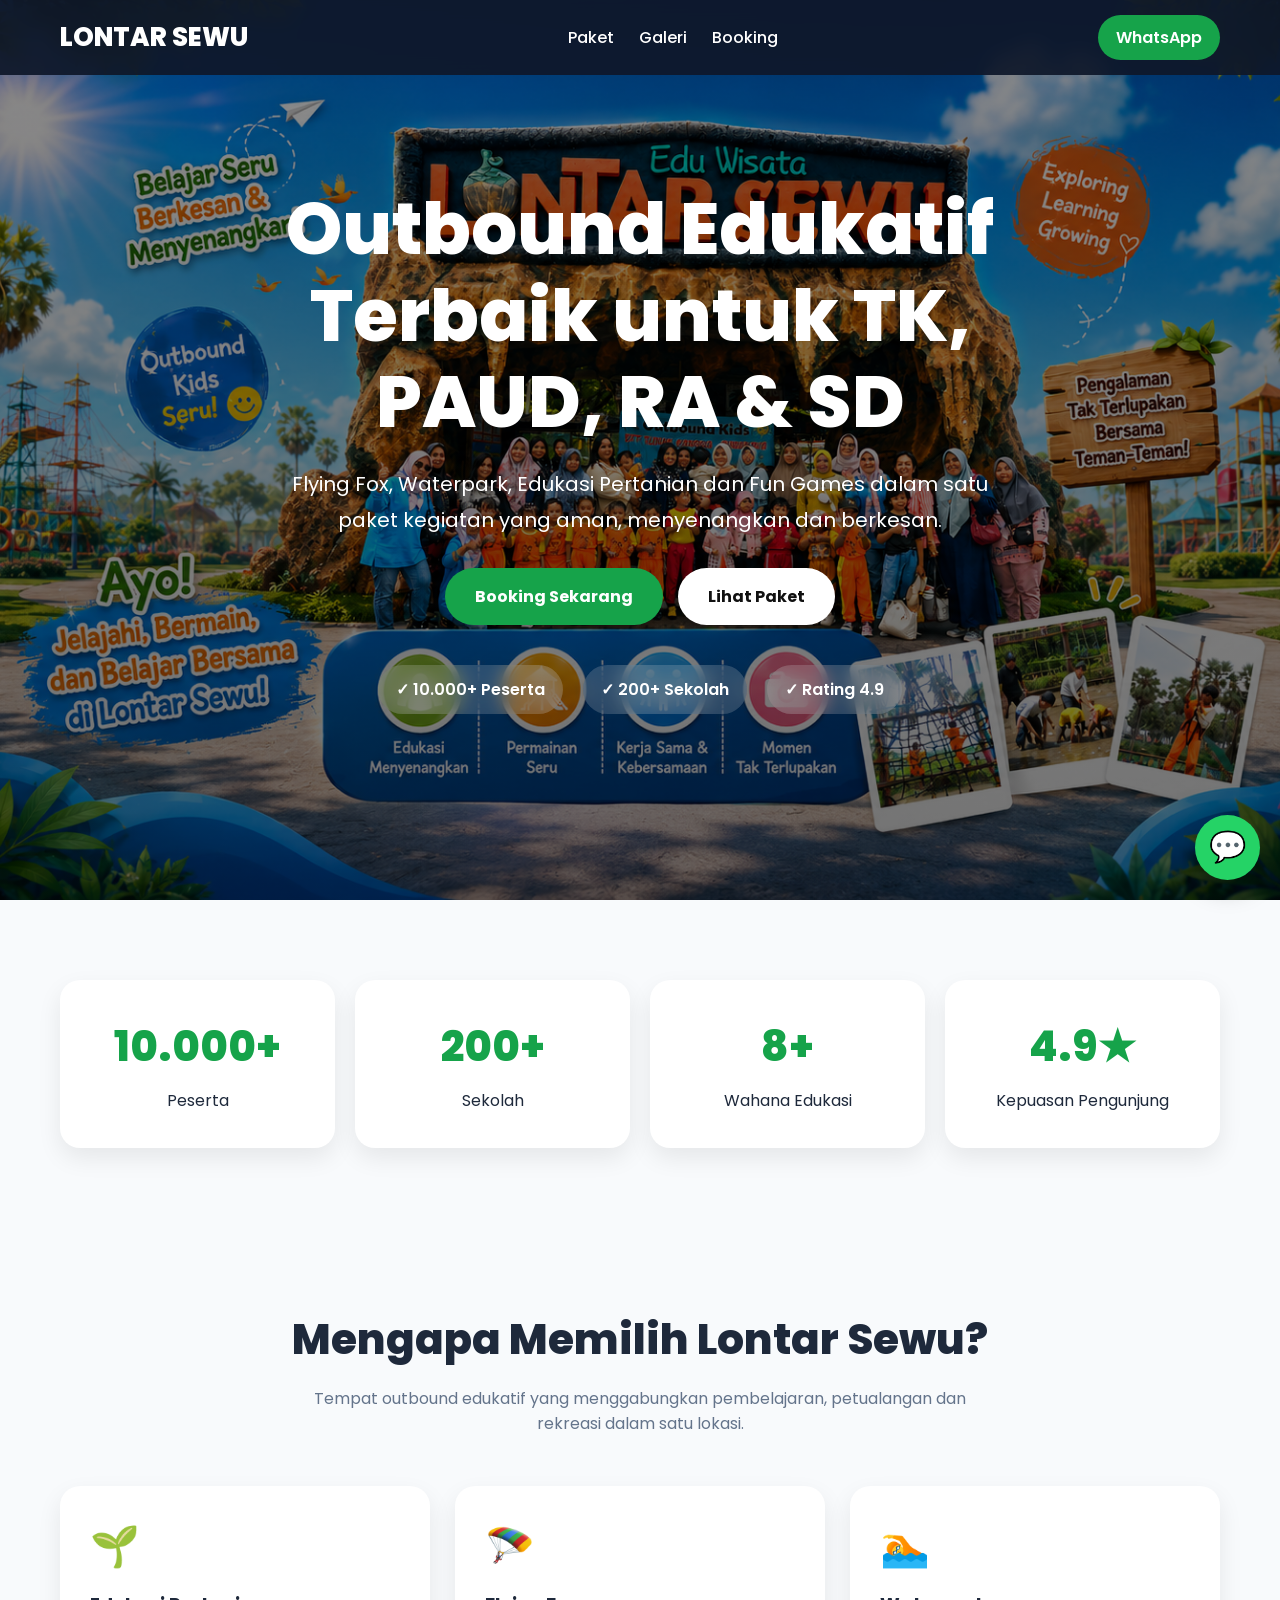
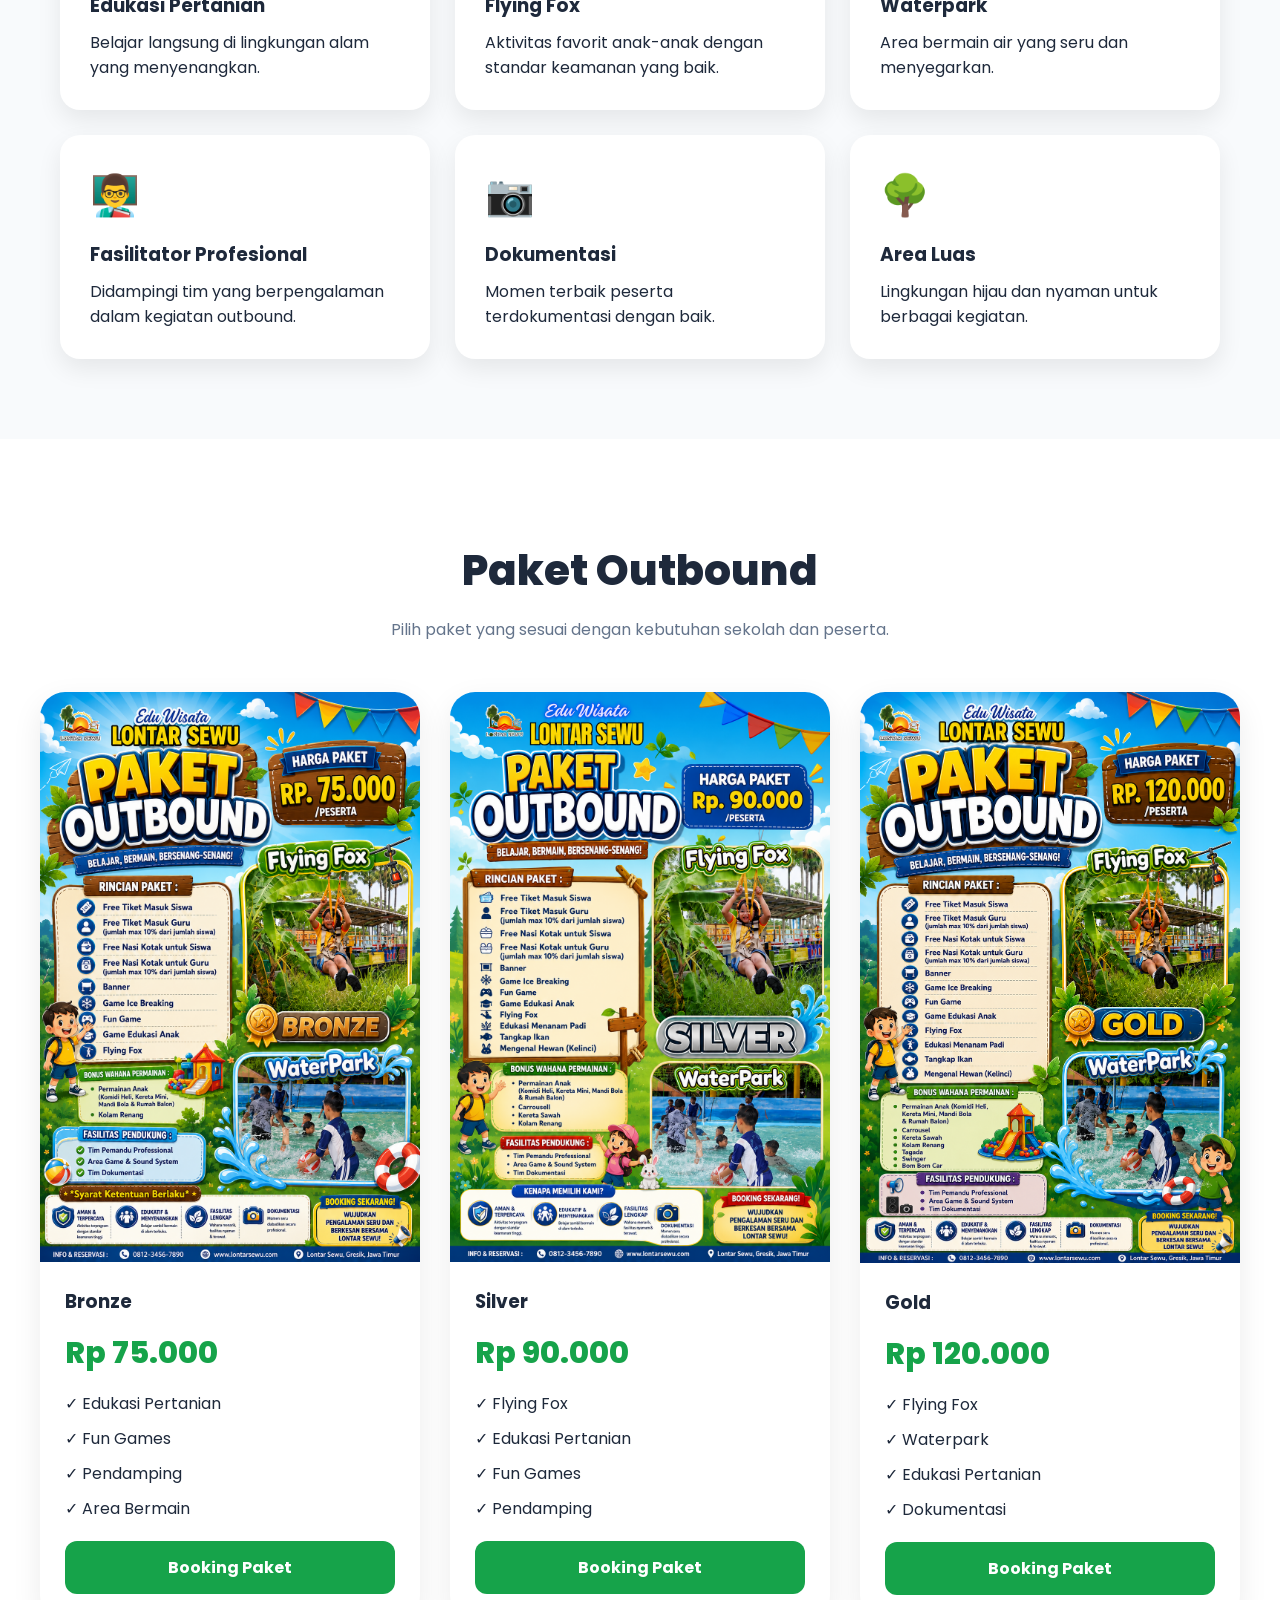
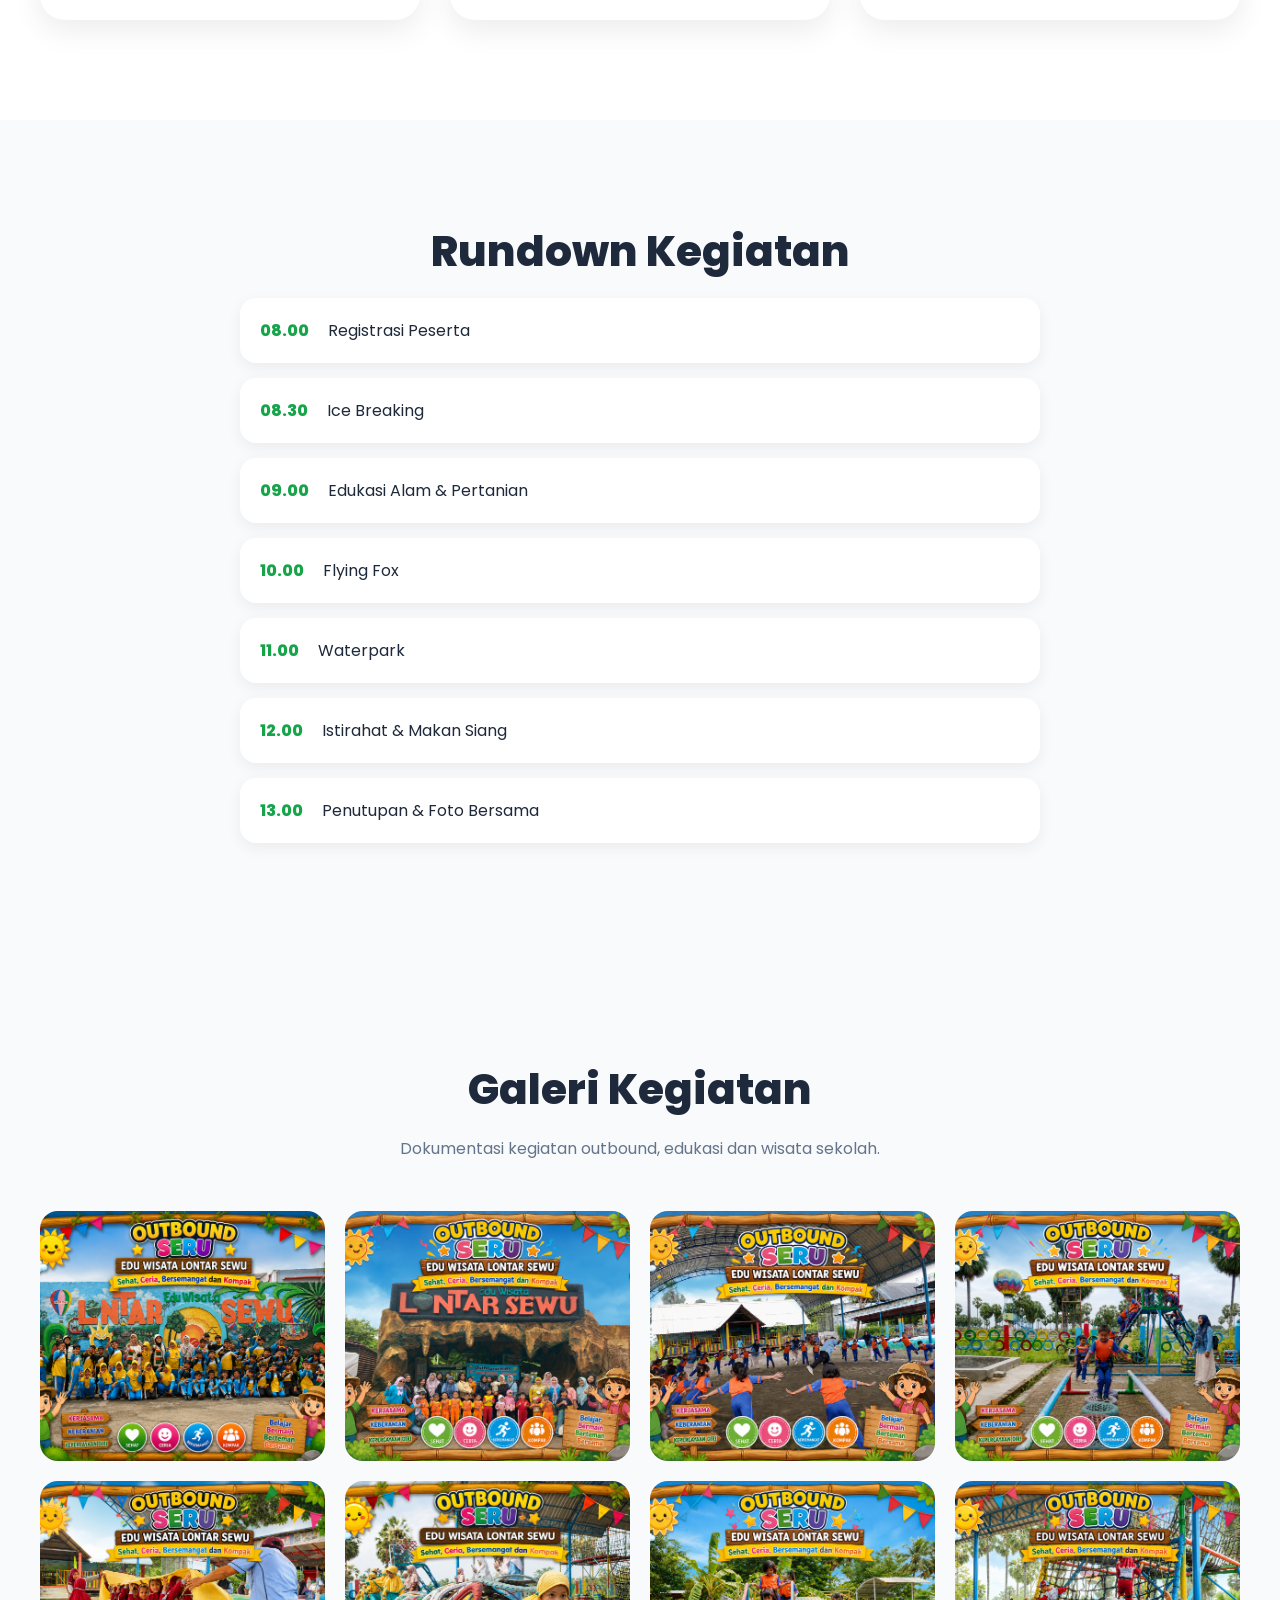
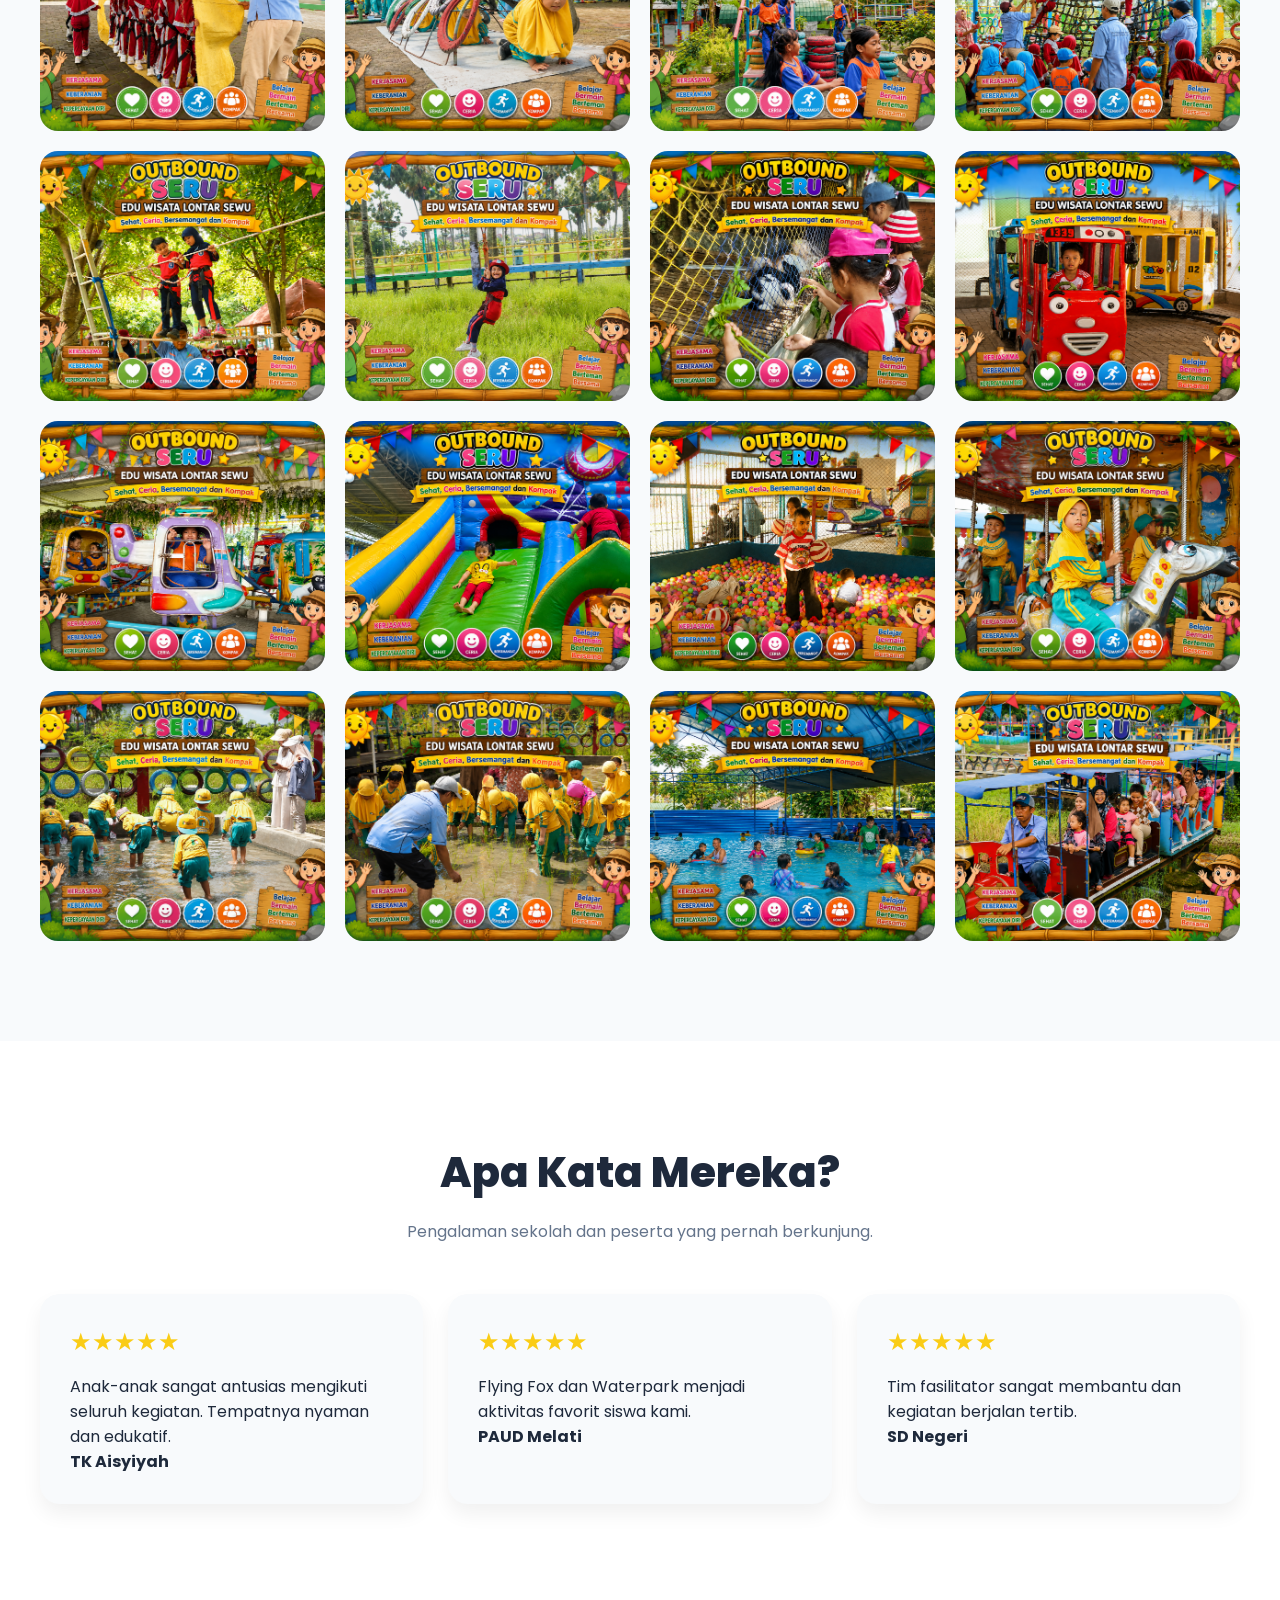
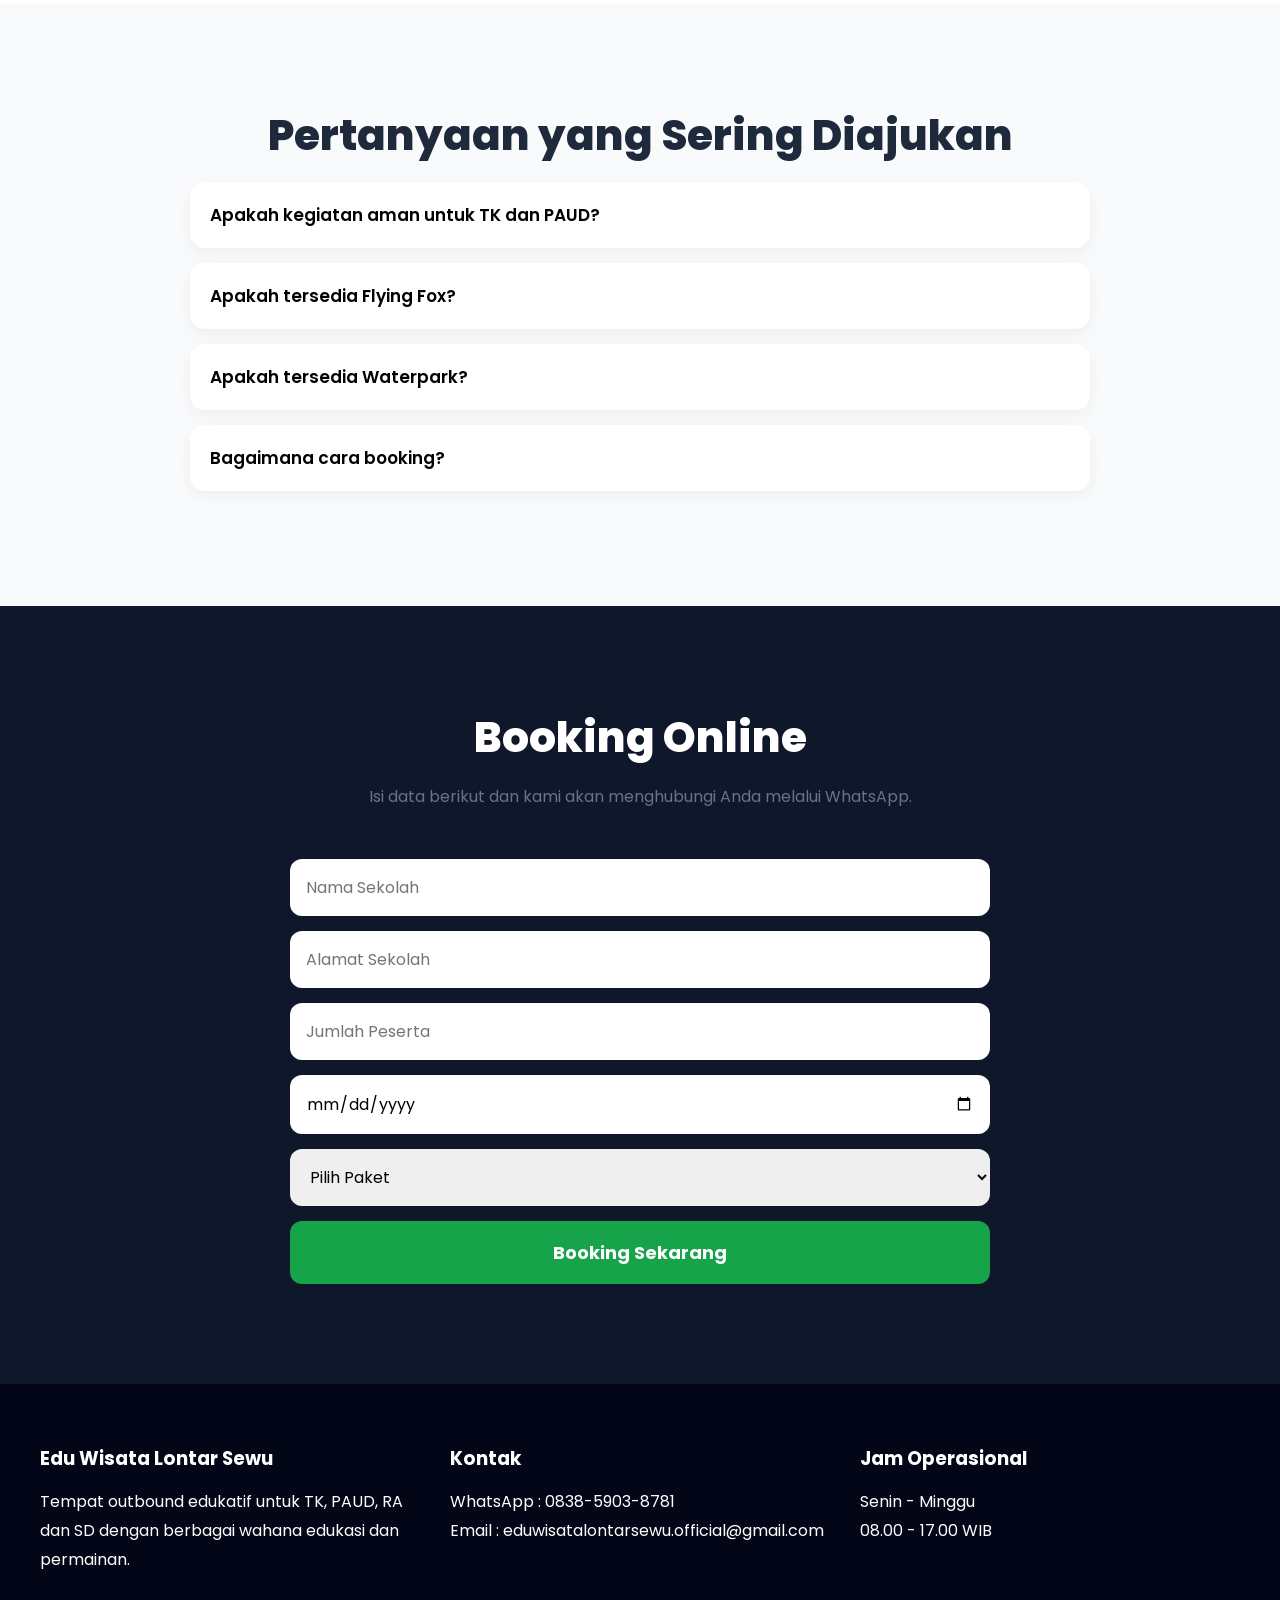
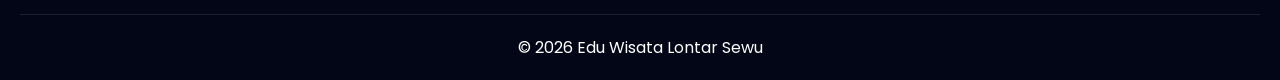
<file: index.html>
<!DOCTYPE html>
<html lang="id">
<head>

<meta charset="UTF-8">
<meta name="viewport" content="width=device-width, initial-scale=1.0">

<title>Edu Wisata Lontar Sewu | Outbound Edukatif TK, PAUD, RA & SD</title>

<meta name="description" content="Outbound Edukatif TK, PAUD, RA dan SD di Edu Wisata Lontar Sewu dengan Flying Fox, Waterpark, Edukasi Pertanian dan Fun Games.">

<meta name="theme-color" content="#16A34A">

<link href="https://fonts.googleapis.com/css2?family=Poppins:wght@300;400;500;600;700;800&display=swap" rel="stylesheet">

<style>

*{
margin:0;
padding:0;
box-sizing:border-box;
font-family:'Poppins',sans-serif;
}

html{
scroll-behavior:smooth;
}

body{
background:#f8fafc;
color:#1e293b;
overflow-x:hidden;
}

:root{
--primary:#16A34A;
--dark:#0F172A;
--gold:#FACC15;
--light:#FFFFFF;
--gray:#64748B;
}

/* ==========================
HEADER
========================== */

header{
position:fixed;
top:0;
left:0;
width:100%;
z-index:9999;

background:rgba(15,23,42,.92);

backdrop-filter:blur(10px);
}

.navbar{
max-width:1200px;
margin:auto;

display:flex;
justify-content:space-between;
align-items:center;

padding:15px 20px;
}

.logo{
font-size:26px;
font-weight:800;
color:white;
}

.menu{
display:flex;
gap:25px;
list-style:none;
}

.menu a{
text-decoration:none;
color:white;
font-weight:500;
}

.btn-nav{
background:var(--primary);
color:white;
padding:10px 18px;
border-radius:50px;
text-decoration:none;
font-weight:600;
}

/* ==========================
HERO
========================== */

.hero{

height:100vh;

background:
linear-gradient(
rgba(0,0,0,.45),
rgba(0,0,0,.55)
),

url('pintumasuk.png');

background-size:cover;
background-position:center;

display:flex;
align-items:center;
justify-content:center;

text-align:center;

padding:20px;
}

.hero-content{
max-width:900px;
color:white;
}

.hero h1{

font-size:clamp(38px,6vw,72px);

font-weight:800;

line-height:1.2;

margin-bottom:20px;
}

.hero p{

font-size:20px;

max-width:700px;

margin:auto;

margin-bottom:30px;

line-height:1.8;
}

.hero-buttons{

display:flex;
justify-content:center;
gap:15px;
flex-wrap:wrap;
}

.btn-primary{

background:var(--primary);

padding:16px 30px;

border-radius:50px;

text-decoration:none;

color:white;

font-weight:700;
}

.btn-secondary{

background:white;

padding:16px 30px;

border-radius:50px;

text-decoration:none;

color:#111;

font-weight:700;
}

/* ==========================
BADGE
========================== */

.badges{

margin-top:40px;

display:flex;
justify-content:center;
gap:20px;
flex-wrap:wrap;
}

.badge{

background:rgba(255,255,255,.15);

padding:12px 18px;

border-radius:50px;

backdrop-filter:blur(10px);

font-weight:600;
}

/* ==========================
STATISTIK
========================== */

.stats{

max-width:1200px;

margin:auto;

padding:80px 20px;

display:grid;

grid-template-columns:
repeat(auto-fit,minmax(220px,1fr));

gap:20px;
}

.stat-card{

background:white;

padding:35px;

border-radius:20px;

text-align:center;

box-shadow:
0 10px 25px rgba(0,0,0,.08);
}

.stat-card h2{

font-size:42px;

color:var(--primary);

font-weight:800;

margin-bottom:10px;
}

/* ==========================
KEUNGGULAN
========================== */

.keunggulan{

padding:80px 20px;

max-width:1200px;

margin:auto;
}

.section-title{

text-align:center;

font-size:42px;

font-weight:800;

margin-bottom:15px;
}

.section-sub{

text-align:center;

max-width:700px;

margin:auto;

margin-bottom:50px;

color:var(--gray);
}

.fitur-grid{

display:grid;

grid-template-columns:
repeat(auto-fit,minmax(280px,1fr));

gap:25px;
}

.fitur{

background:white;

padding:30px;

border-radius:20px;

box-shadow:
0 10px 25px rgba(0,0,0,.08);

transition:.3s;
}

.fitur:hover{
transform:translateY(-8px);
}

.fitur-icon{
font-size:40px;
margin-bottom:15px;
}

.fitur h3{
margin-bottom:10px;
}

/* ==========================
MOBILE
========================== */

/* ==========================
PAKET
========================== */

.paket-section{
padding:100px 20px;
background:white;
}

.paket-grid{
max-width:1200px;
margin:auto;
display:grid;
grid-template-columns:repeat(auto-fit,minmax(320px,1fr));
gap:30px;
}

.paket-card{
background:white;
border-radius:25px;
overflow:hidden;
box-shadow:0 10px 30px rgba(0,0,0,.08);
transition:.3s;
}

.paket-card:hover{
transform:translateY(-10px);
}

.paket-card img{
width:100%;
display:block;
}

.paket-content{
padding:25px;
}

.harga{
font-size:30px;
font-weight:800;
color:#16A34A;
margin:15px 0;
}

.paket-content ul{
list-style:none;
margin-bottom:20px;
}

.paket-content li{
margin-bottom:10px;
}

.paket-btn{
display:block;
background:#16A34A;
color:white;
text-align:center;
padding:14px;
border-radius:12px;
text-decoration:none;
font-weight:700;
}

/* ==========================
TIMELINE
========================== */

.timeline-section{
padding:100px 20px;
background:#f8fafc;
}

.timeline{
max-width:800px;
margin:auto;
}

.timeline-item{
background:white;
padding:20px;
margin-bottom:15px;
border-radius:16px;
box-shadow:0 5px 15px rgba(0,0,0,.06);
}

.timeline-item span{
display:inline-block;
font-weight:800;
color:#16A34A;
margin-right:15px;
}

/* ==========================
GALERI
========================== */

.galeri-section{
padding:100px 20px;
}

.gallery-grid{
max-width:1200px;
margin:auto;
display:grid;
grid-template-columns:repeat(auto-fit,minmax(250px,1fr));
gap:20px;
}

.gallery-grid img{
width:100%;
height:250px;
object-fit:cover;
border-radius:18px;
transition:.3s;
cursor:pointer;
}

.gallery-grid img:hover{
transform:scale(1.05);
}

/* ==========================
TESTIMONI
========================== */

.testimoni-section{
padding:100px 20px;
background:white;
}

.testimoni-grid{
max-width:1200px;
margin:auto;
display:grid;
grid-template-columns:repeat(auto-fit,minmax(300px,1fr));
gap:25px;
}

.testimoni-card{
background:#f8fafc;
padding:30px;
border-radius:20px;
box-shadow:0 10px 20px rgba(0,0,0,.06);
}

.bintang{
font-size:24px;
color:#FACC15;
margin-bottom:15px;
}
@media(max-width:768px){

.menu{
display:none;
}

.hero{
height:auto;
min-height:80vh;
padding-top:90px;
padding-bottom:40px;
}

.hero h1{
font-size:32px;
line-height:1.15;
}

.hero p{
font-size:15px;
line-height:1.6;
}

.section-title{
font-size:32px;
}

.logo{
font-size:22px;
}

}
/* ==========================
FAQ
========================== */

.faq-section{
padding:100px 20px;
background:#f8fafc;
}

.faq-container{
max-width:900px;
margin:auto;
}

.faq-item{
background:white;
border-radius:15px;
margin-bottom:15px;
overflow:hidden;
box-shadow:0 5px 15px rgba(0,0,0,.05);
}

.faq-question{
width:100%;
padding:20px;
border:none;
background:white;
text-align:left;
font-size:17px;
font-weight:600;
cursor:pointer;
}

.faq-answer{
display:none;
padding:20px;
border-top:1px solid #eee;
color:#555;
}

/* ==========================
BOOKING
========================== */

.booking-section{
padding:100px 20px;
background:#0F172A;
color:white;
}

.booking-box{
max-width:700px;
margin:auto;
display:flex;
flex-direction:column;
gap:15px;
}

.booking-box input,
.booking-box select{
padding:16px;
border:none;
border-radius:12px;
font-size:16px;
}

.booking-box button{
padding:18px;
border:none;
background:#16A34A;
color:white;
font-size:18px;
font-weight:700;
border-radius:12px;
cursor:pointer;
}

/* ==========================
FOOTER
========================== */

footer{
background:#020617;
color:white;
padding:60px 20px 20px;
}

.footer-grid{
max-width:1200px;
margin:auto;
display:grid;
grid-template-columns:repeat(auto-fit,minmax(250px,1fr));
gap:30px;
}

.footer-grid h3{
margin-bottom:15px;
}

.footer-grid p{
line-height:1.8;
}

.copyright{
text-align:center;
margin-top:40px;
padding-top:20px;
border-top:1px solid rgba(255,255,255,.1);
}

/* ==========================
FLOATING WA
========================== */

.floating-wa{
position:fixed;
right:20px;
bottom:20px;

width:65px;
height:65px;

background:#25D366;

border-radius:50%;

display:flex;
justify-content:center;
align-items:center;

font-size:30px;

text-decoration:none;

z-index:99999;

box-shadow:0 10px 25px rgba(0,0,0,.25);
}
/* ==========================
HAMBURGER MENU
========================== */

.menu-toggle{
display:none;
font-size:32px;
color:white;
cursor:pointer;
font-weight:bold;
}

@media(max-width:768px){

.menu-toggle{
display:block !important;
}

.menu{
display:none !important;
position:absolute;
top:70px;
left:0;
width:100%;
background:#0F172A;
flex-direction:column;
padding:20px;
gap:15px;
text-align:center;
}

.menu.active{
display:flex !important;
}

.btn-nav{
display:none !important;
}

}
</style>

</head>

<body>

<header>

<nav class="navbar">

<div class="logo">
LONTAR SEWU
</div>

<div class="menu-toggle" onclick="toggleMenu()">
☰
</div>

<ul class="menu" id="mobileMenu">
<li><a href="#paket-outbound">Paket</a></li>
<li><a href="#galeri">Galeri</a></li>
<li><a href="#booking">Booking</a></li>
</ul>

<a href="https://wa.me/628385903781" class="btn-nav">
WhatsApp
</a>

</nav>

</header>

<section class="hero">

<div class="hero-content">

<h1>
Outbound Edukatif Terbaik untuk TK, PAUD, RA & SD
</h1>

<p>
Flying Fox, Waterpark, Edukasi Pertanian dan Fun Games dalam satu paket kegiatan yang aman, menyenangkan dan berkesan.
</p>

<div class="hero-buttons">

<a href="#booking" class="btn-primary">
Booking Sekarang
</a>

<a href="#paket-outbound" class="btn-secondary">
Lihat Paket
</a>

</div>

<div class="badges">

<div class="badge">
✓ 10.000+ Peserta
</div>

<div class="badge">
✓ 200+ Sekolah
</div>

<div class="badge">
✓ Rating 4.9
</div>

</div>

</div>

</section>

<section class="stats">

<div class="stat-card">
<h2>10.000+</h2>
<p>Peserta</p>
</div>

<div class="stat-card">
<h2>200+</h2>
<p>Sekolah</p>
</div>

<div class="stat-card">
<h2>8+</h2>
<p>Wahana Edukasi</p>
</div>

<div class="stat-card">
<h2>4.9★</h2>
<p>Kepuasan Pengunjung</p>
</div>

</section>

<section class="keunggulan">

<h2 class="section-title">
Mengapa Memilih Lontar Sewu?
</h2>

<p class="section-sub">
Tempat outbound edukatif yang menggabungkan pembelajaran, petualangan dan rekreasi dalam satu lokasi.
</p>

<div class="fitur-grid">

<div class="fitur">
<div class="fitur-icon">🌱</div>
<h3>Edukasi Pertanian</h3>
<p>Belajar langsung di lingkungan alam yang menyenangkan.</p>
</div>

<div class="fitur">
<div class="fitur-icon">🪂</div>
<h3>Flying Fox</h3>
<p>Aktivitas favorit anak-anak dengan standar keamanan yang baik.</p>
</div>

<div class="fitur">
<div class="fitur-icon">🏊</div>
<h3>Waterpark</h3>
<p>Area bermain air yang seru dan menyegarkan.</p>
</div>

<div class="fitur">
<div class="fitur-icon">👨‍🏫</div>
<h3>Fasilitator Profesional</h3>
<p>Didampingi tim yang berpengalaman dalam kegiatan outbound.</p>
</div>

<div class="fitur">
<div class="fitur-icon">📷</div>
<h3>Dokumentasi</h3>
<p>Momen terbaik peserta terdokumentasi dengan baik.</p>
</div>

<div class="fitur">
<div class="fitur-icon">🌳</div>
<h3>Area Luas</h3>
<p>Lingkungan hijau dan nyaman untuk berbagai kegiatan.</p>
</div>

</div>

</section>

<!-- ==========================
PAKET OUTBOUND
========================== -->

<section id="paket-outbound" class="paket-section">

<h2 class="section-title">
Paket Outbound
</h2>

<p class="section-sub">
Pilih paket yang sesuai dengan kebutuhan sekolah dan peserta.
</p>

<div class="paket-grid">

<div class="paket-card">

<img src="PAKET BRONZE NEW.png" alt="Paket Bronze">

<div class="paket-content">

<h3>Bronze</h3>

<div class="harga">
Rp 75.000
</div>

<ul>
<li>✓ Edukasi Pertanian</li>
<li>✓ Fun Games</li>
<li>✓ Pendamping</li>
<li>✓ Area Bermain</li>
</ul>

<a href="#booking" class="paket-btn">
Booking Paket
</a>

</div>

</div>

<div class="paket-card">

<img src="PAKET SILVER NEW.png" alt="Paket Silver">

<div class="paket-content">

<h3>Silver</h3>

<div class="harga">
Rp 90.000
</div>

<ul>
<li>✓ Flying Fox</li>
<li>✓ Edukasi Pertanian</li>
<li>✓ Fun Games</li>
<li>✓ Pendamping</li>
</ul>

<a href="#booking" class="paket-btn">
Booking Paket
</a>

</div>

</div>

<div class="paket-card">

<img src="PAKET GOLD NEW.png" alt="Paket Gold">

<div class="paket-content">

<h3>Gold</h3>

<div class="harga">
Rp 120.000
</div>

<ul>
<li>✓ Flying Fox</li>
<li>✓ Waterpark</li>
<li>✓ Edukasi Pertanian</li>
<li>✓ Dokumentasi</li>
</ul>

<a href="#booking" class="paket-btn">
Booking Paket
</a>

</div>

</div>

</div>

</section>


<!-- ==========================
TIMELINE
========================== -->

<section class="timeline-section">

<h2 class="section-title">
Rundown Kegiatan
</h2>

<div class="timeline">

<div class="timeline-item">
<span>08.00</span>
Registrasi Peserta
</div>

<div class="timeline-item">
<span>08.30</span>
Ice Breaking
</div>

<div class="timeline-item">
<span>09.00</span>
Edukasi Alam & Pertanian
</div>

<div class="timeline-item">
<span>10.00</span>
Flying Fox
</div>

<div class="timeline-item">
<span>11.00</span>
Waterpark
</div>

<div class="timeline-item">
<span>12.00</span>
Istirahat & Makan Siang
</div>

<div class="timeline-item">
<span>13.00</span>
Penutupan & Foto Bersama
</div>

</div>

</section>


<!-- ==========================
GALERI
========================== -->

<section id="galeri" class="galeri-section">

<h2 class="section-title">
Galeri Kegiatan
</h2>

<p class="section-sub">
Dokumentasi kegiatan outbound, edukasi dan wisata sekolah.
</p>

<div class="gallery-grid">

<img src="gallery1.png" alt="">
<img src="gallery2.png" alt="">
<img src="gallery3.png" alt="">
<img src="gallery4.png" alt="">
<img src="gallery5.png" alt="">
<img src="gallery6.png" alt="">
<img src="gallery7.png" alt="">
<img src="gallery8.png" alt="">
<img src="gallery9.png" alt="">
<img src="gallery10.png" alt="">
<img src="gallery11.png" alt="">
<img src="gallery12.png" alt="">
<img src="gallery13.png" alt="">
<img src="gallery14.png" alt="">
<img src="gallery15.png" alt="">
<img src="gallery16.png" alt="">
<img src="gallery17.png" alt="">
<img src="gallery18.png" alt="">
<img src="gallery19.png" alt="">
<img src="gallery20.png" alt="">

</div>

</section>


<!-- ==========================
TESTIMONI
========================== -->

<section class="testimoni-section">

<h2 class="section-title">
Apa Kata Mereka?
</h2>

<p class="section-sub">
Pengalaman sekolah dan peserta yang pernah berkunjung.
</p>

<div class="testimoni-grid">

<div class="testimoni-card">

<div class="bintang">
★★★★★
</div>

<p>
Anak-anak sangat antusias mengikuti seluruh kegiatan. Tempatnya nyaman dan edukatif.
</p>

<h4>
TK Aisyiyah
</h4>

</div>

<div class="testimoni-card">

<div class="bintang">
★★★★★
</div>

<p>
Flying Fox dan Waterpark menjadi aktivitas favorit siswa kami.
</p>

<h4>
PAUD Melati
</h4>

</div>

<div class="testimoni-card">

<div class="bintang">
★★★★★
</div>

<p>
Tim fasilitator sangat membantu dan kegiatan berjalan tertib.
</p>

<h4>
SD Negeri
</h4>

</div>

</div>

</section>

<!-- ==========================
FAQ
========================== -->

<section class="faq-section">

<h2 class="section-title">
Pertanyaan yang Sering Diajukan
</h2>

<div class="faq-container">

<div class="faq-item">
<button class="faq-question">
Apakah kegiatan aman untuk TK dan PAUD?
</button>
<div class="faq-answer">
Ya. Semua kegiatan didampingi fasilitator berpengalaman dan dirancang sesuai usia peserta.
</div>
</div>

<div class="faq-item">
<button class="faq-question">
Apakah tersedia Flying Fox?
</button>
<div class="faq-answer">
Ya, tersedia Flying Fox sesuai paket yang dipilih.
</div>
</div>

<div class="faq-item">
<button class="faq-question">
Apakah tersedia Waterpark?
</button>
<div class="faq-answer">
Ya, tersedia pada paket tertentu sesuai ketentuan.
</div>
</div>

<div class="faq-item">
<button class="faq-question">
Bagaimana cara booking?
</button>
<div class="faq-answer">
Isi formulir booking di bawah atau hubungi WhatsApp Admin.
</div>
</div>

</div>

</section>


<!-- ==========================
BOOKING
========================== -->

<section id="booking" class="booking-section">

<h2 class="section-title">
Booking Online
</h2>

<p class="section-sub">
Isi data berikut dan kami akan menghubungi Anda melalui WhatsApp.
</p>

<div class="booking-box">

<input type="text" id="nama" placeholder="Nama Sekolah">

<input type="text" id="alamat" placeholder="Alamat Sekolah">

<input type="number" id="peserta" placeholder="Jumlah Peserta">

<input type="date" id="tanggal">

<select id="paket">

<option value="">Pilih Paket</option>

<option value="Bronze">Bronze</option>

<option value="Silver">Silver</option>

<option value="Gold">Gold</option>

</select>

<button onclick="bookingWA()">
Booking Sekarang
</button>

</div>

</section>


<!-- ==========================
FOOTER
========================== -->

<footer>

<div class="footer-grid">

<div>

<h3>Edu Wisata Lontar Sewu</h3>

<p>
Tempat outbound edukatif untuk TK, PAUD, RA dan SD dengan berbagai wahana edukasi dan permainan.
</p>

</div>

<div>

<h3>Kontak</h3>

<p>WhatsApp : 0838-5903-8781</p>

<p>Email : eduwisatalontarsewu.official@gmail.com</p>

</div>

<div>

<h3>Jam Operasional</h3>

<p>Senin - Minggu</p>

<p>08.00 - 17.00 WIB</p>

</div>

</div>

<div class="copyright">
© 2026 Edu Wisata Lontar Sewu
</div>

</footer>


<!-- ==========================
FLOATING WHATSAPP
========================== -->

<a href="https://wa.me/628385903781"
class="floating-wa"
target="_blank">

💬

</a>
<script>

function toggleMenu(){

document
.getElementById("mobileMenu")
.classList
.toggle("active");

}

function pilihPaket(namaPaket){

document.getElementById("paket").value =
namaPaket;

document
.getElementById("booking")
.scrollIntoView({
behavior:"smooth"
});

}

function bookingWA(){

let nama = document.getElementById("nama").value;
let alamat = document.getElementById("alamat").value;
let peserta = document.getElementById("peserta").value;
let tanggal = document.getElementById("tanggal").value;
let paket = document.getElementById("paket").value;

if(
nama === "" ||
peserta === "" ||
tanggal === "" ||
paket === ""
){
alert("Lengkapi data booking.");
return;
}

let pesan =
`Halo Admin Edu Wisata Lontar Sewu

Nama Sekolah : ${nama}
Alamat : ${alamat}
Jumlah Peserta : ${peserta}
Tanggal : ${tanggal}
Paket : ${paket}

Mohon informasi lebih lanjut.`;

window.open(
"https://wa.me/628385903781?text=" +
encodeURIComponent(pesan),
"_blank"
);

}

document.querySelectorAll(".faq-question").forEach(btn=>{

btn.addEventListener("click",()=>{

const answer = btn.nextElementSibling;

answer.style.display =
answer.style.display==="block"
? "none"
: "block";

});

});

</script>

</body>
</html>
</file>
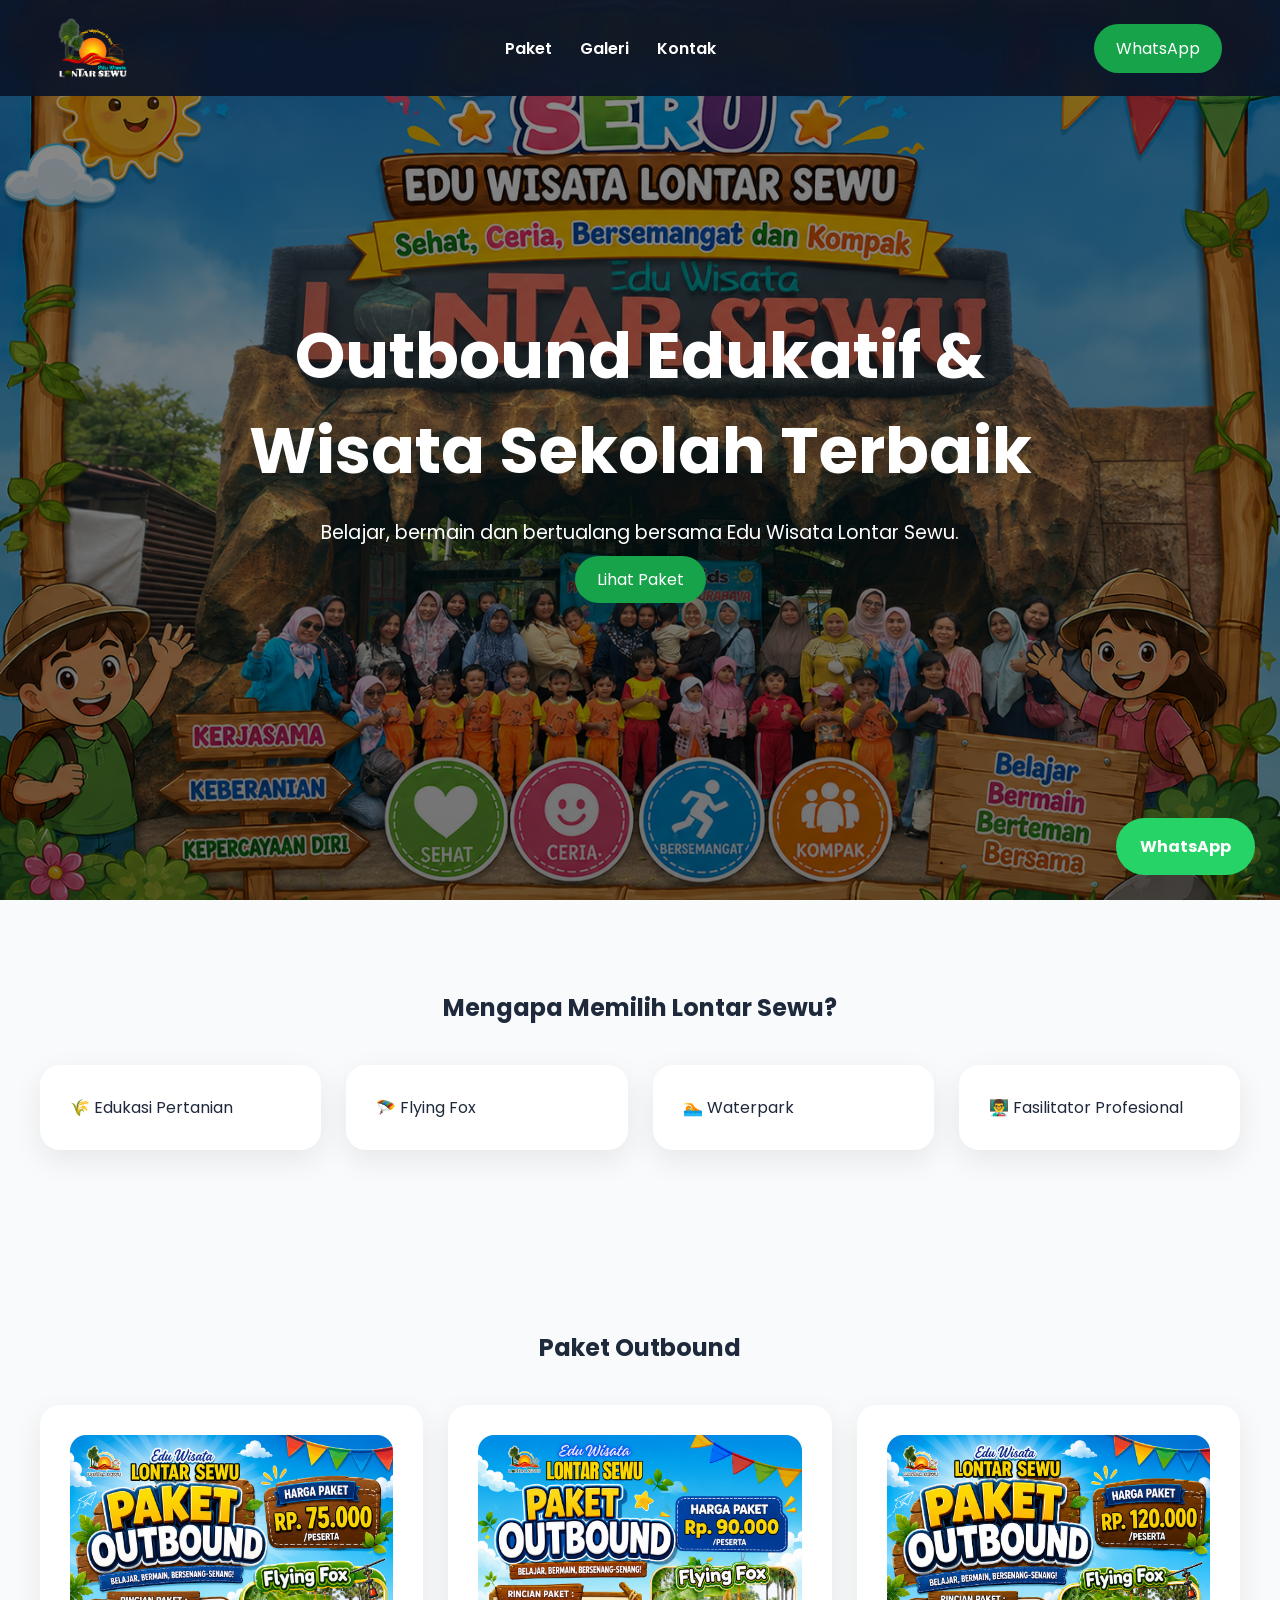
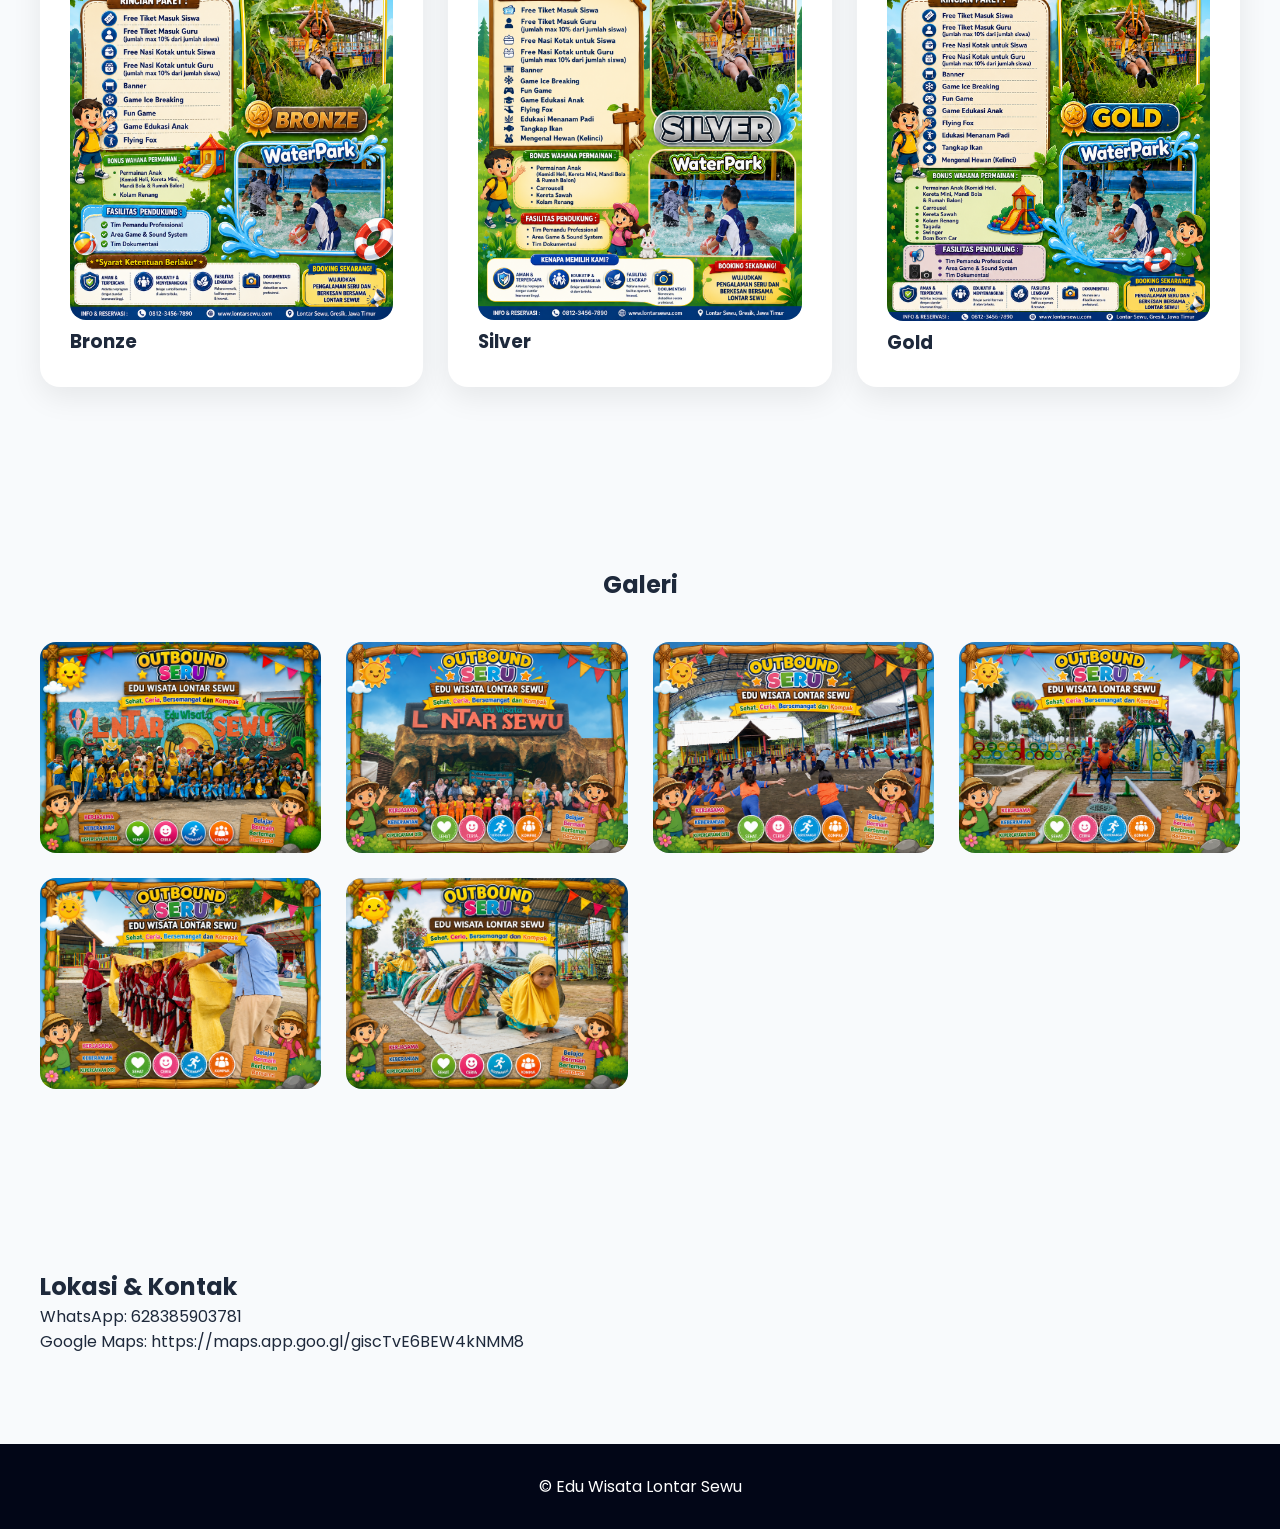
<file: index (2).html>
<!DOCTYPE html>
<html lang="id">
<head>
<meta charset="UTF-8">
<meta name="viewport" content="width=device-width, initial-scale=1.0">
<title>Edu Wisata Lontar Sewu</title>
<meta name="description" content="Outbound Edukatif & Wisata Sekolah Terbaik di Lontar Sewu">
<link href="https://fonts.googleapis.com/css2?family=Poppins:wght@300;400;500;600;700;800&display=swap" rel="stylesheet">
<style>
*{margin:0;padding:0;box-sizing:border-box;font-family:Poppins,sans-serif}
body{background:#f8fafc;color:#1e293b}
header{position:fixed;top:0;width:100%;background:rgba(10,20,40,.92);backdrop-filter:blur(10px);z-index:999}
nav{max-width:1200px;margin:auto;padding:18px;display:flex;justify-content:space-between;align-items:center}
.logo{height:60px}
.menu a{color:#fff;text-decoration:none;margin:0 12px;font-weight:600}
.btn{background:#16a34a;color:#fff;padding:12px 22px;border-radius:40px;text-decoration:none}
.hero{height:100vh;background:linear-gradient(rgba(0,0,0,.45),rgba(0,0,0,.55)),url('gallery2.png') center/cover;display:flex;align-items:center;justify-content:center;text-align:center;color:#fff}
.hero h1{font-size:4rem;max-width:900px}
.hero p{max-width:800px;margin:20px auto;font-size:1.2rem}
section{padding:90px 20px}
.container{max-width:1200px;margin:auto}
.grid{display:grid;grid-template-columns:repeat(auto-fit,minmax(250px,1fr));gap:25px}
.card{background:#fff;padding:30px;border-radius:20px;box-shadow:0 10px 30px rgba(0,0,0,.08)}
.gallery img,.paket img{width:100%;border-radius:16px}
footer{background:#020617;color:#fff;text-align:center;padding:30px}
.wa{position:fixed;right:25px;bottom:25px;background:#25D366;color:#fff;text-decoration:none;padding:16px 24px;border-radius:50px;font-weight:700}
@media(max-width:768px){.hero h1{font-size:2.5rem}.menu{display:none}}
</style>
</head>
<body>

<header>
<nav>
<img src="LOGO EWLS NEW.png" class="logo">
<div class="menu">
<a href="#paket">Paket</a>
<a href="#galeri">Galeri</a>
<a href="#kontak">Kontak</a>
</div>
<a class="btn" href="https://wa.me/628385903781">WhatsApp</a>
</nav>
</header>

<section class="hero">
<div>
<h1>Outbound Edukatif & Wisata Sekolah Terbaik</h1>
<p>Belajar, bermain dan bertualang bersama Edu Wisata Lontar Sewu.</p>
<a class="btn" href="#paket">Lihat Paket</a>
</div>
</section>

<section>
<div class="container">
<h2 style="text-align:center;margin-bottom:40px">Mengapa Memilih Lontar Sewu?</h2>
<div class="grid">
<div class="card">🌾 Edukasi Pertanian</div>
<div class="card">🪂 Flying Fox</div>
<div class="card">🏊 Waterpark</div>
<div class="card">👨‍🏫 Fasilitator Profesional</div>
</div>
</div>
</section>

<section id="paket" class="paket">
<div class="container">
<h2 style="text-align:center;margin-bottom:40px">Paket Outbound</h2>
<div class="grid">
<div class="card"><img src="PAKET BRONZE NEW.png"><h3>Bronze</h3></div>
<div class="card"><img src="PAKET SILVER NEW.png"><h3>Silver</h3></div>
<div class="card"><img src="PAKET GOLD NEW.png"><h3>Gold</h3></div>
</div>
</div>
</section>

<section id="galeri">
<div class="container">
<h2 style="text-align:center;margin-bottom:40px">Galeri</h2>
<div class="grid gallery">
<img src="gallery1.png"><img src="gallery2.png"><img src="gallery3.png">
<img src="gallery4.png"><img src="gallery5.png"><img src="gallery6.png">
</div>
</div>
</section>

<section id="kontak">
<div class="container">
<h2>Lokasi & Kontak</h2>
<p>WhatsApp: 628385903781</p>
<p>Google Maps: https://maps.app.goo.gl/giscTvE6BEW4kNMM8</p>
</div>
</section>

<footer>© Edu Wisata Lontar Sewu</footer>

<a class="wa" href="https://wa.me/628385903781">WhatsApp</a>

</body>
</html>
</file>
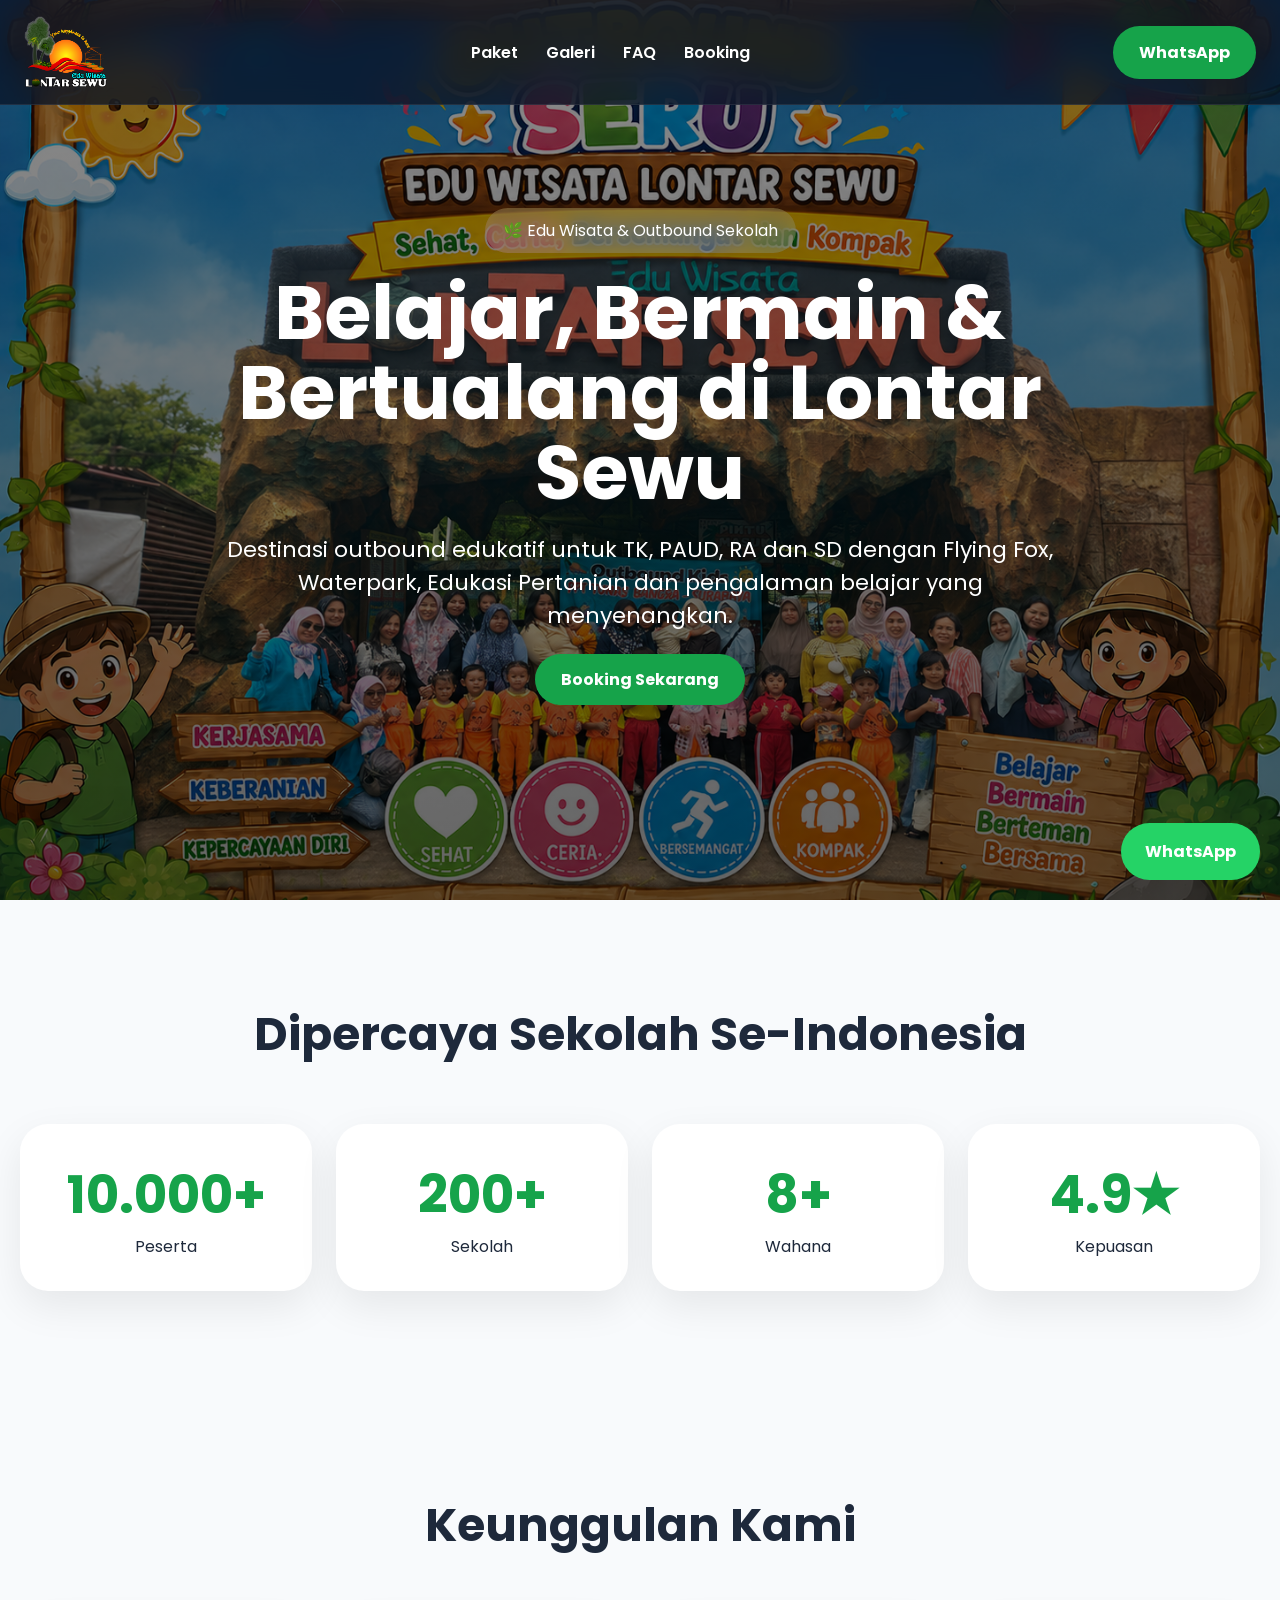
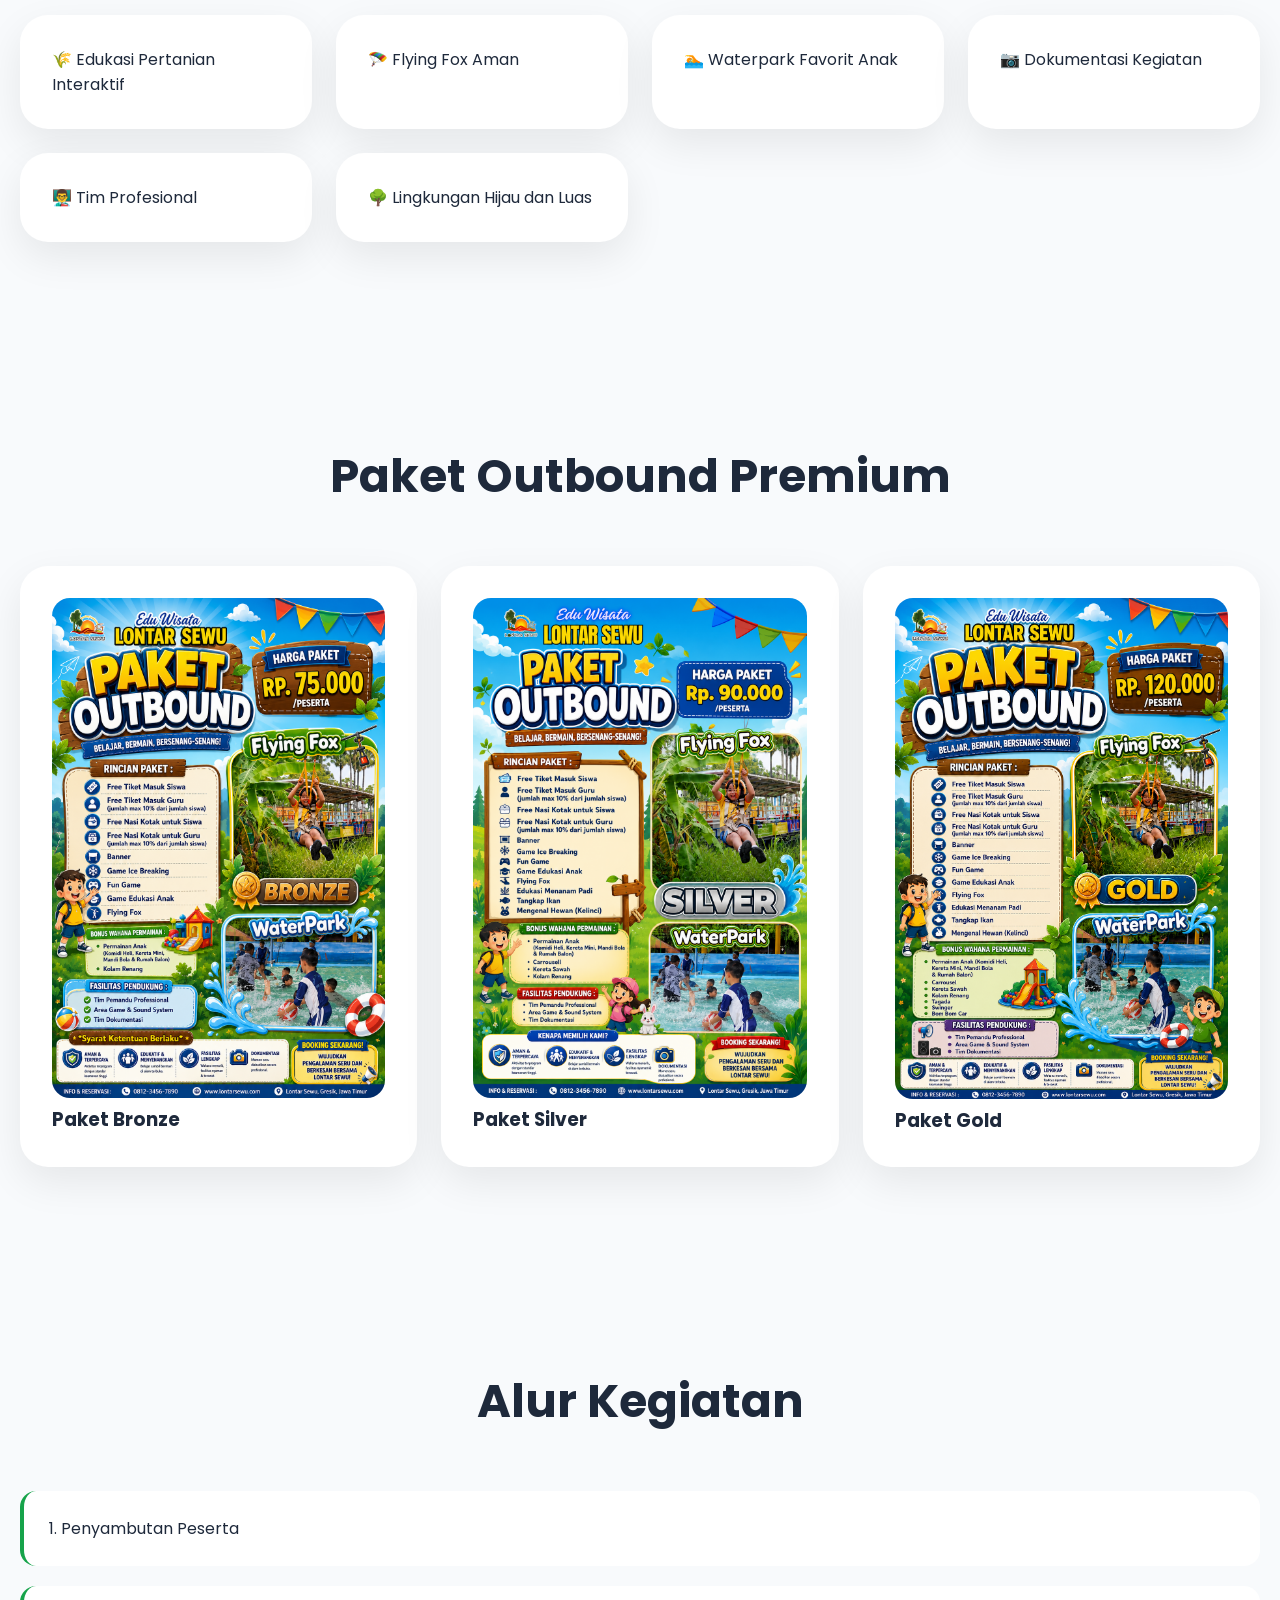
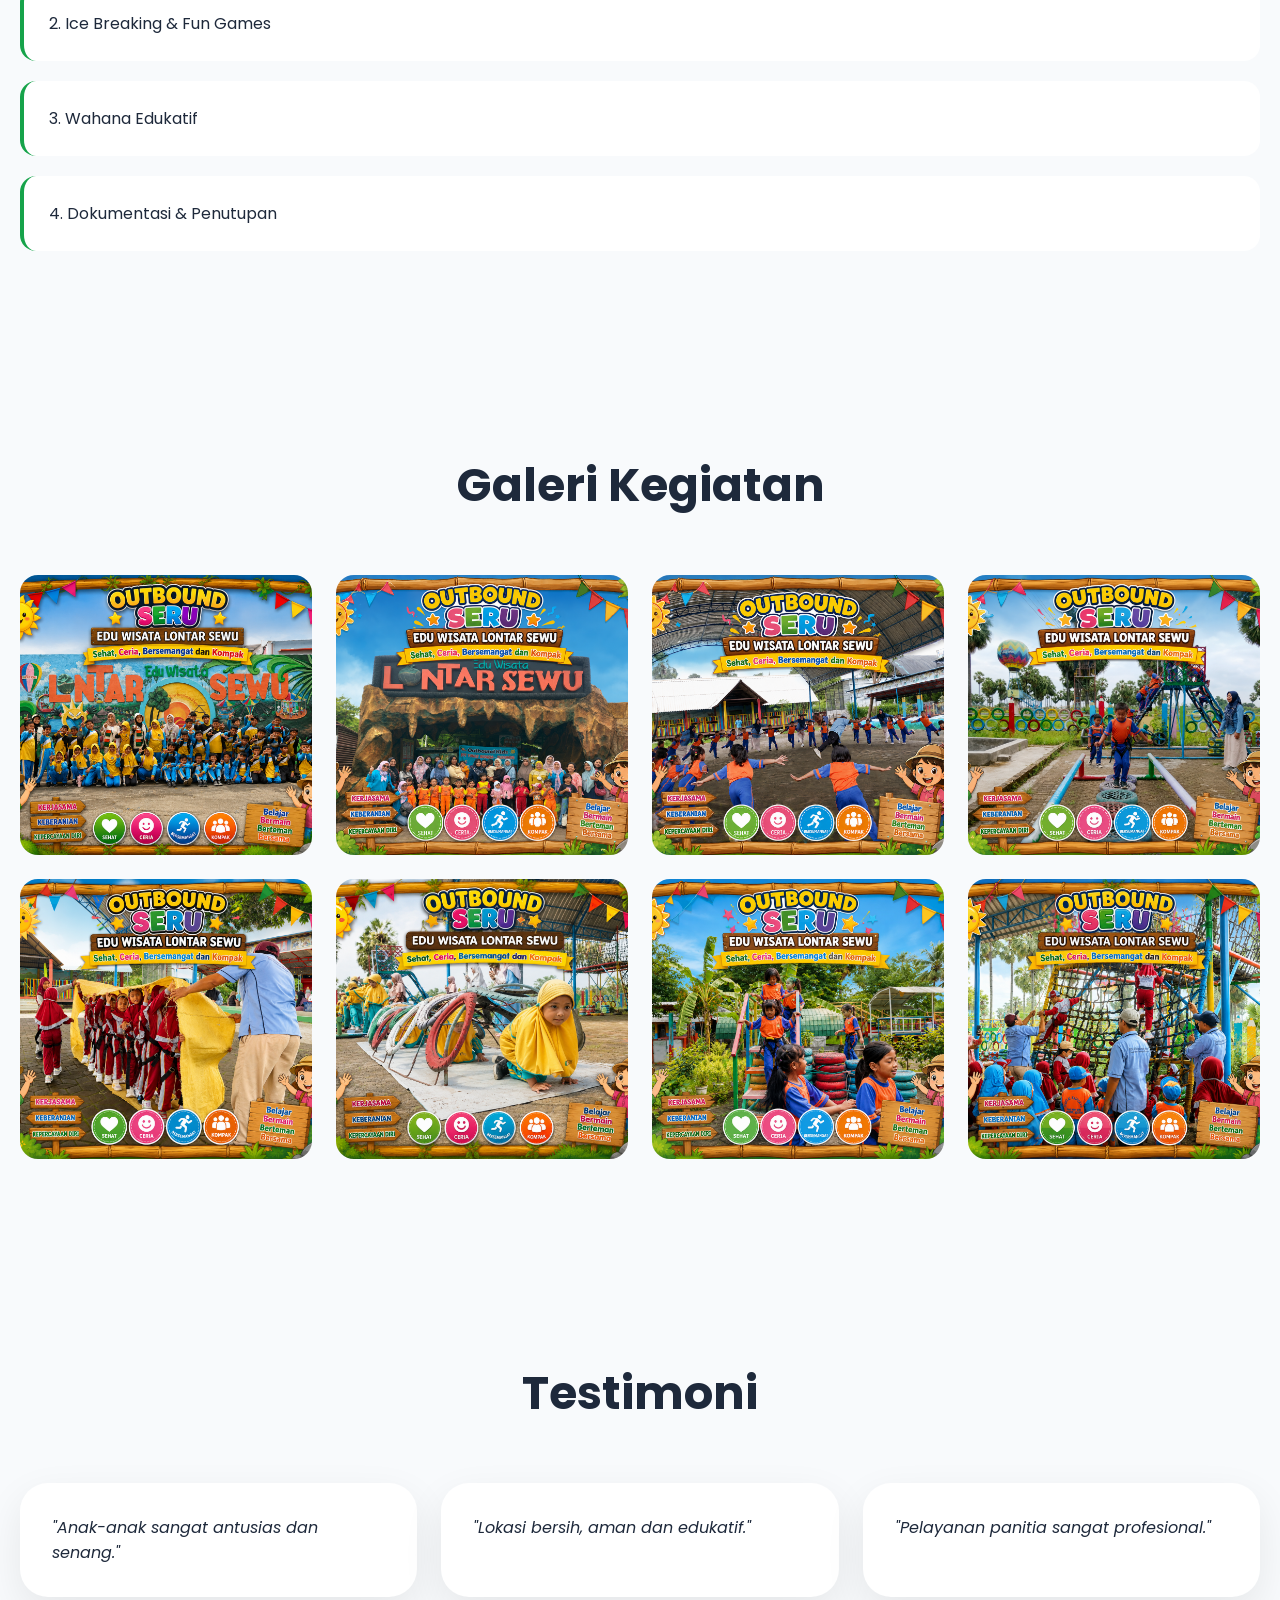
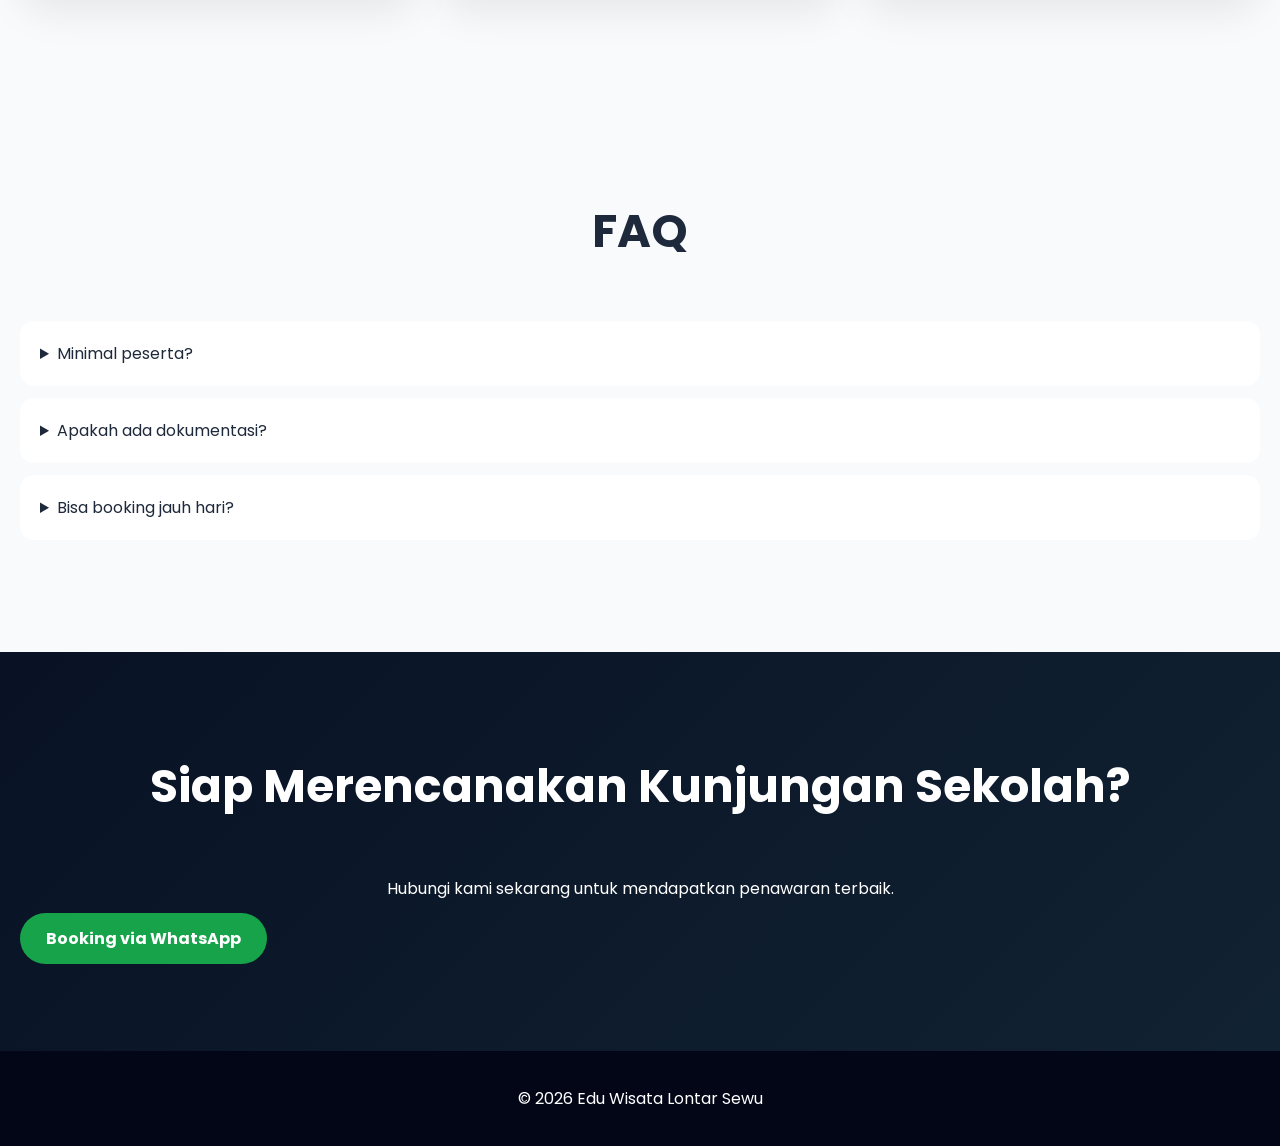
<file: index-v2-premium-lontarsewu.html>
<!DOCTYPE html>
<html lang='id'>
<head>
<meta charset='UTF-8'>
<meta name='viewport' content='width=device-width, initial-scale=1.0'>
<title>Edu Wisata Lontar Sewu | Premium</title>
<meta name='description' content='Outbound Edukatif dan Wisata Sekolah Lontar Sewu'>
<link href='https://fonts.googleapis.com/css2?family=Poppins:wght@300;400;500;600;700;800&display=swap' rel='stylesheet'>
<style>
:root{--green:#16a34a;--navy:#081224;--gold:#fbbf24;--white:#fff;}
*{margin:0;padding:0;box-sizing:border-box;font-family:Poppins,sans-serif}
html{scroll-behavior:smooth} body{background:#f8fafc;color:#1e293b;overflow-x:hidden}
header{position:fixed;top:0;width:100%;z-index:999;background:rgba(8,18,36,.75);backdrop-filter:blur(18px);border-bottom:1px solid rgba(255,255,255,.08)}
nav{max-width:1280px;margin:auto;padding:16px 24px;display:flex;justify-content:space-between;align-items:center}
.logo{height:72px}
.menu a{color:#fff;text-decoration:none;margin:0 14px;font-weight:600}
.btn{background:var(--green);color:#fff;padding:14px 26px;border-radius:999px;text-decoration:none;font-weight:700}
.hero{height:100vh;background:linear-gradient(rgba(0,0,0,.45),rgba(0,0,0,.6)),url('gallery2.png') center/cover;display:flex;align-items:center;justify-content:center;text-align:center;color:#fff}
.hero-box{max-width:980px;padding:20px}
.badge{display:inline-block;padding:10px 18px;border-radius:999px;background:rgba(255,255,255,.15);backdrop-filter:blur(12px);margin-bottom:20px}
.hero h1{font-size:76px;line-height:1.05}
.hero p{font-size:22px;max-width:850px;margin:20px auto 35px}
section{padding:100px 20px}
.container{max-width:1280px;margin:auto}
.title{text-align:center;font-size:46px;margin-bottom:55px}
.grid{display:grid;grid-template-columns:repeat(auto-fit,minmax(260px,1fr));gap:24px}
.card{background:#fff;border-radius:28px;padding:32px;box-shadow:0 15px 40px rgba(0,0,0,.08);transition:.3s}
.card:hover{transform:translateY(-10px)}
.stats .card{text-align:center}
.stats h3{font-size:52px;color:var(--green)}
.glass{background:rgba(255,255,255,.08);backdrop-filter:blur(14px);border:1px solid rgba(255,255,255,.12)}
.package img,.gallery img{width:100%;border-radius:18px}
.gallery img{height:280px;object-fit:cover}
.timeline{display:grid;gap:20px}
.step{padding:25px;border-left:4px solid var(--green);background:white;border-radius:16px}
.cta{background:linear-gradient(135deg,var(--navy),#123)}
.cta .title,.cta p{color:#fff;text-align:center}
.testi{font-style:italic}
.faq details{background:#fff;padding:20px;border-radius:14px;margin-bottom:12px}
footer{background:#020617;color:#fff;text-align:center;padding:35px}
.wa{position:fixed;right:20px;bottom:20px;background:#25d366;color:#fff;text-decoration:none;padding:16px 24px;border-radius:999px;font-weight:700}
@media(max-width:768px){.menu{display:none}.hero h1{font-size:42px}.hero p{font-size:18px}.title{font-size:34px}}
</style>
</head>
<body>
<header><nav><img src='LOGO EWLS NEW.png' class='logo'><div class='menu'>
<a href='#paket'>Paket</a><a href='#galeri'>Galeri</a><a href='#faq'>FAQ</a><a href='#booking'>Booking</a></div>
<a class='btn' href='https://wa.me/628385903781'>WhatsApp</a></nav></header>

<section class='hero'>
<div class='hero-box'>
<div class='badge'>🌿 Edu Wisata & Outbound Sekolah</div>
<h1>Belajar, Bermain & Bertualang di Lontar Sewu</h1>
<p>Destinasi outbound edukatif untuk TK, PAUD, RA dan SD dengan Flying Fox, Waterpark, Edukasi Pertanian dan pengalaman belajar yang menyenangkan.</p>
<a class='btn' href='#booking'>Booking Sekarang</a>
</div></section>

<section><div class='container'>
<h2 class='title'>Dipercaya Sekolah Se-Indonesia</h2>
<div class='grid stats'>
<div class='card'><h3>10.000+</h3><p>Peserta</p></div>
<div class='card'><h3>200+</h3><p>Sekolah</p></div>
<div class='card'><h3>8+</h3><p>Wahana</p></div>
<div class='card'><h3>4.9★</h3><p>Kepuasan</p></div>
</div></div></section>

<section><div class='container'>
<h2 class='title'>Keunggulan Kami</h2>
<div class='grid'>
<div class='card'>🌾 Edukasi Pertanian Interaktif</div>
<div class='card'>🪂 Flying Fox Aman</div>
<div class='card'>🏊 Waterpark Favorit Anak</div>
<div class='card'>📷 Dokumentasi Kegiatan</div>
<div class='card'>👨‍🏫 Tim Profesional</div>
<div class='card'>🌳 Lingkungan Hijau dan Luas</div>
</div></div></section>

<section id='paket'><div class='container'>
<h2 class='title'>Paket Outbound Premium</h2>
<div class='grid package'>
<div class='card'><img src='PAKET BRONZE NEW.png'><h3>Paket Bronze</h3></div>
<div class='card'><img src='PAKET SILVER NEW.png'><h3>Paket Silver</h3></div>
<div class='card'><img src='PAKET GOLD NEW.png'><h3>Paket Gold</h3></div>
</div></div></section>

<section><div class='container'>
<h2 class='title'>Alur Kegiatan</h2>
<div class='timeline'>
<div class='step'>1. Penyambutan Peserta</div>
<div class='step'>2. Ice Breaking & Fun Games</div>
<div class='step'>3. Wahana Edukatif</div>
<div class='step'>4. Dokumentasi & Penutupan</div>
</div></div></section>

<section id='galeri'><div class='container'>
<h2 class='title'>Galeri Kegiatan</h2>
<div class='grid gallery'>
<img src='gallery1.png'><img src='gallery2.png'><img src='gallery3.png'><img src='gallery4.png'>
<img src='gallery5.png'><img src='gallery6.png'><img src='gallery7.png'><img src='gallery8.png'>
</div></div></section>

<section><div class='container'>
<h2 class='title'>Testimoni</h2>
<div class='grid'>
<div class='card testi'>"Anak-anak sangat antusias dan senang."</div>
<div class='card testi'>"Lokasi bersih, aman dan edukatif."</div>
<div class='card testi'>"Pelayanan panitia sangat profesional."</div>
</div></div></section>

<section id='faq'><div class='container faq'>
<h2 class='title'>FAQ</h2>
<details><summary>Minimal peserta?</summary><p>Silakan hubungi admin untuk informasi terbaru.</p></details>
<details><summary>Apakah ada dokumentasi?</summary><p>Ya, tersedia dokumentasi kegiatan.</p></details>
<details><summary>Bisa booking jauh hari?</summary><p>Bisa, sangat disarankan.</p></details>
</div></section>

<section class='cta' id='booking'><div class='container'>
<h2 class='title'>Siap Merencanakan Kunjungan Sekolah?</h2>
<p>Hubungi kami sekarang untuk mendapatkan penawaran terbaik.</p><br>
<a class='btn' href='https://wa.me/628385903781'>Booking via WhatsApp</a>
</div></section>

<footer>© 2026 Edu Wisata Lontar Sewu</footer>
<a class='wa' href='https://wa.me/628385903781'>WhatsApp</a>
</body></html>
</file>
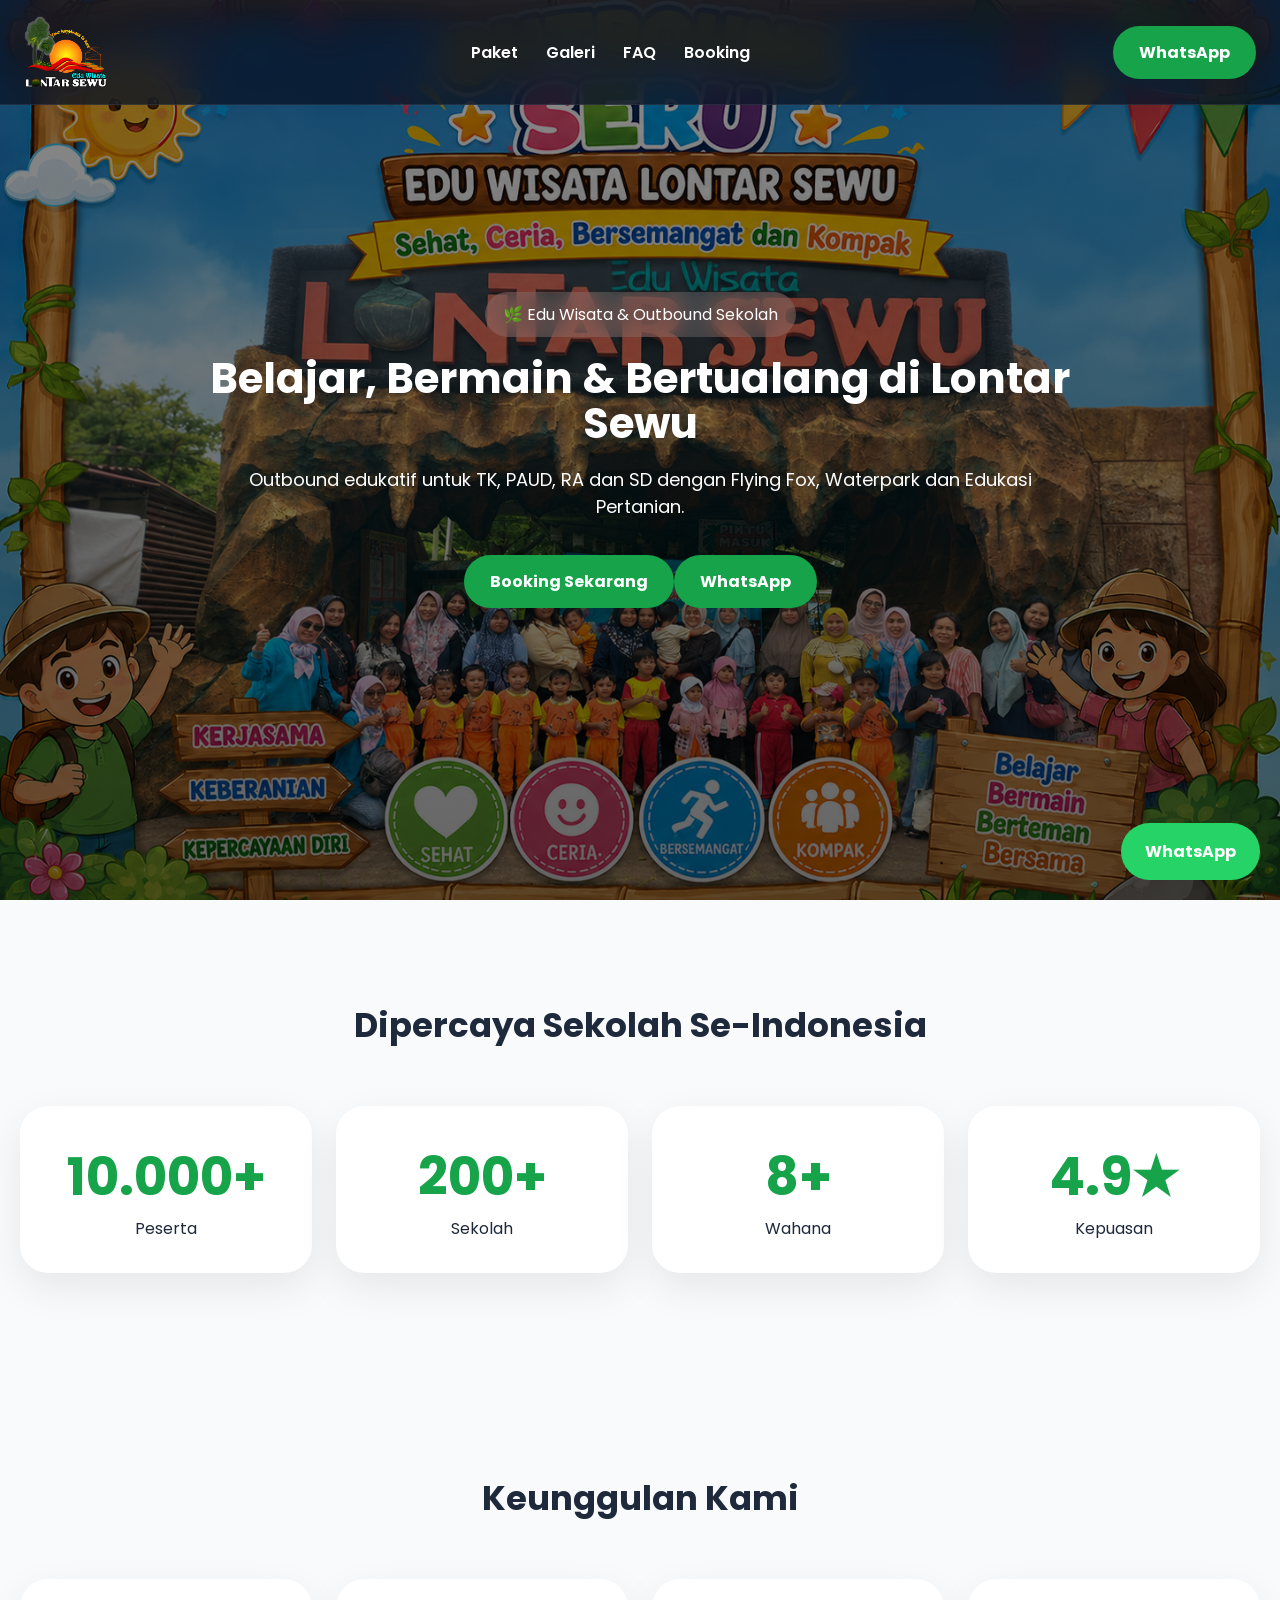
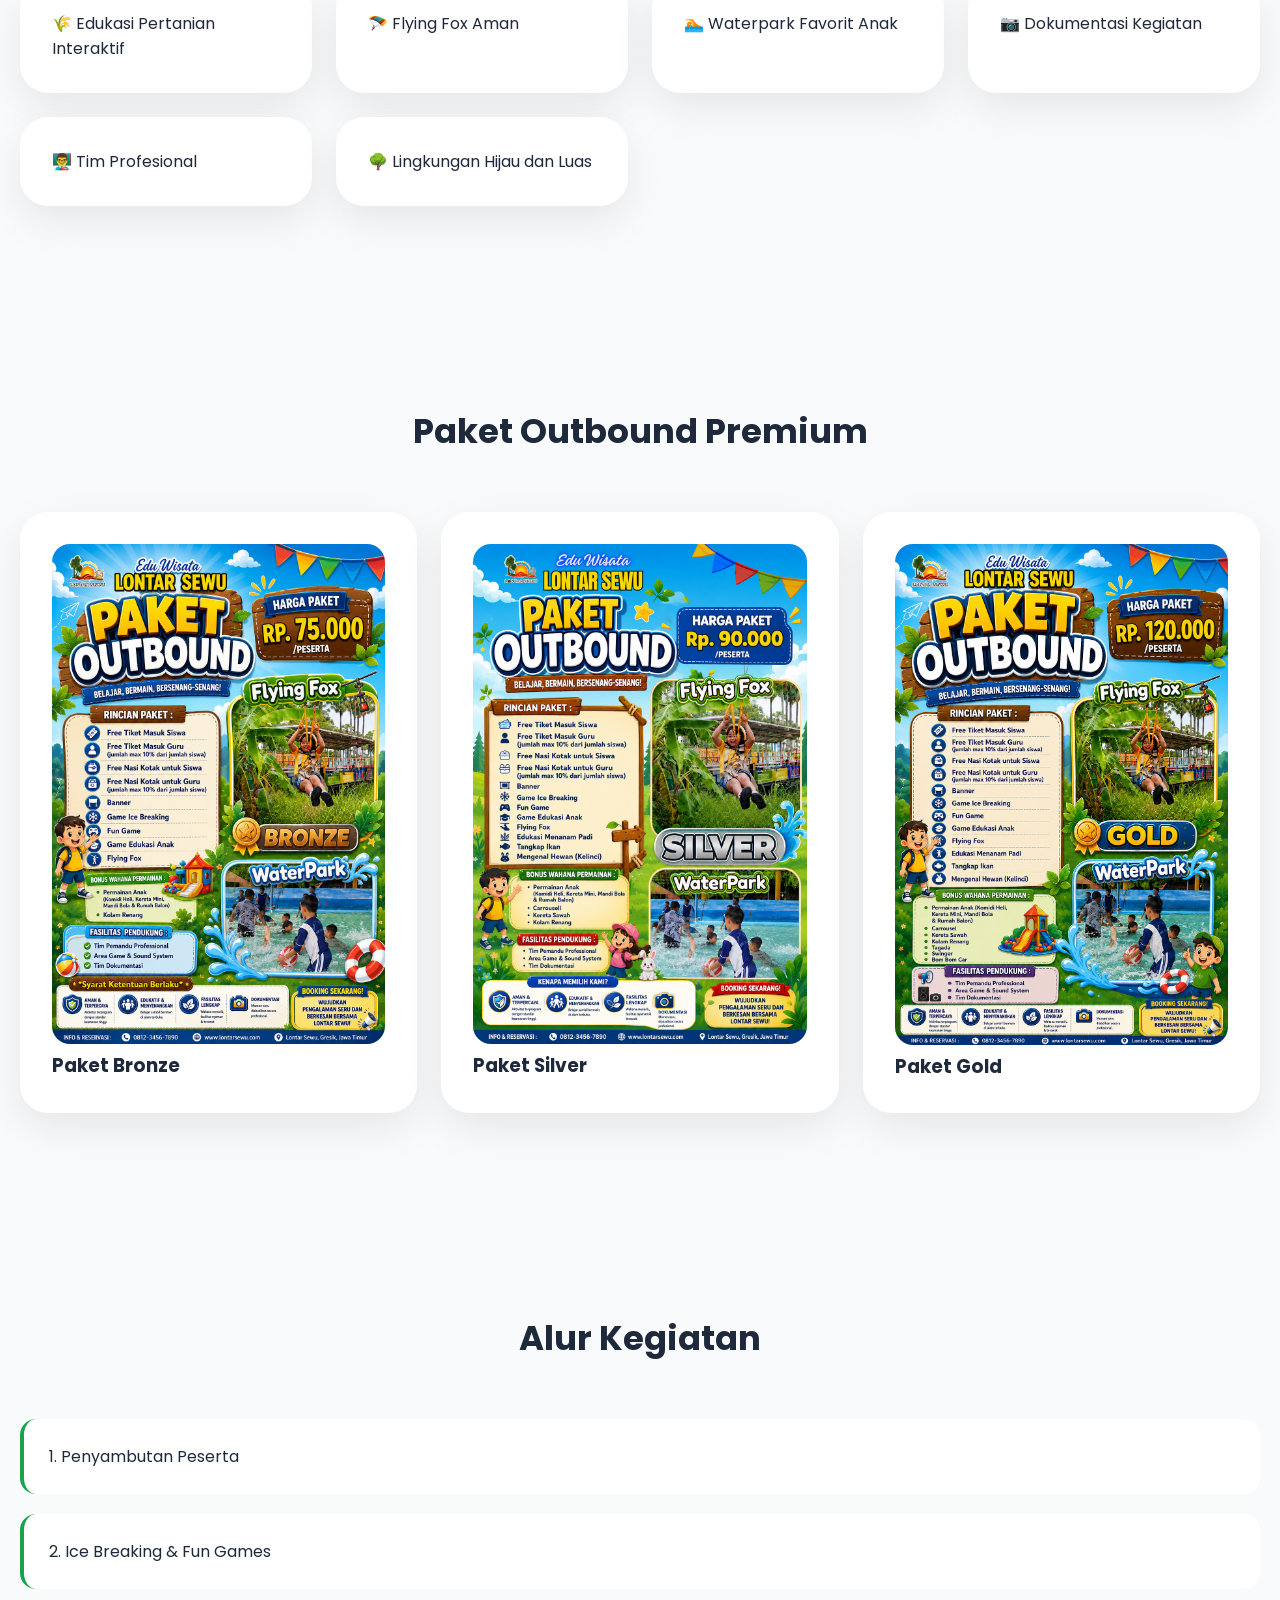
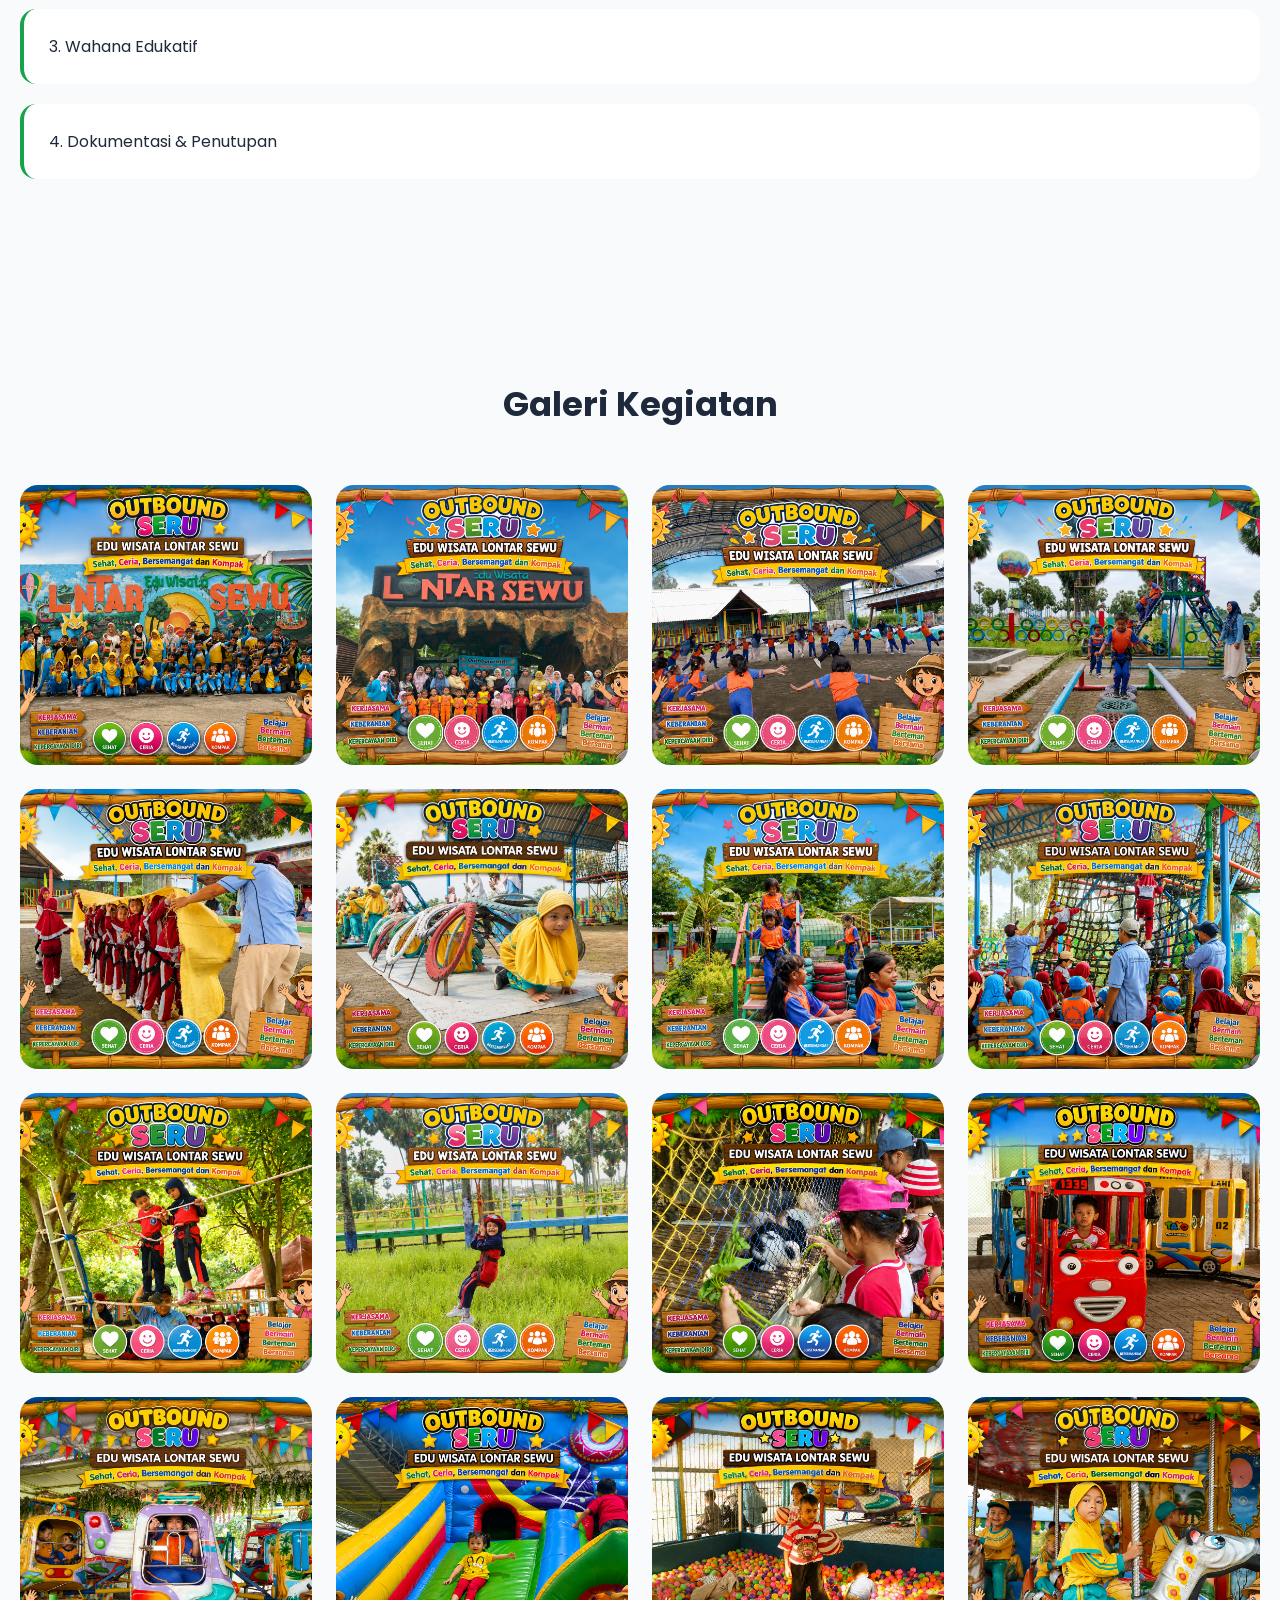
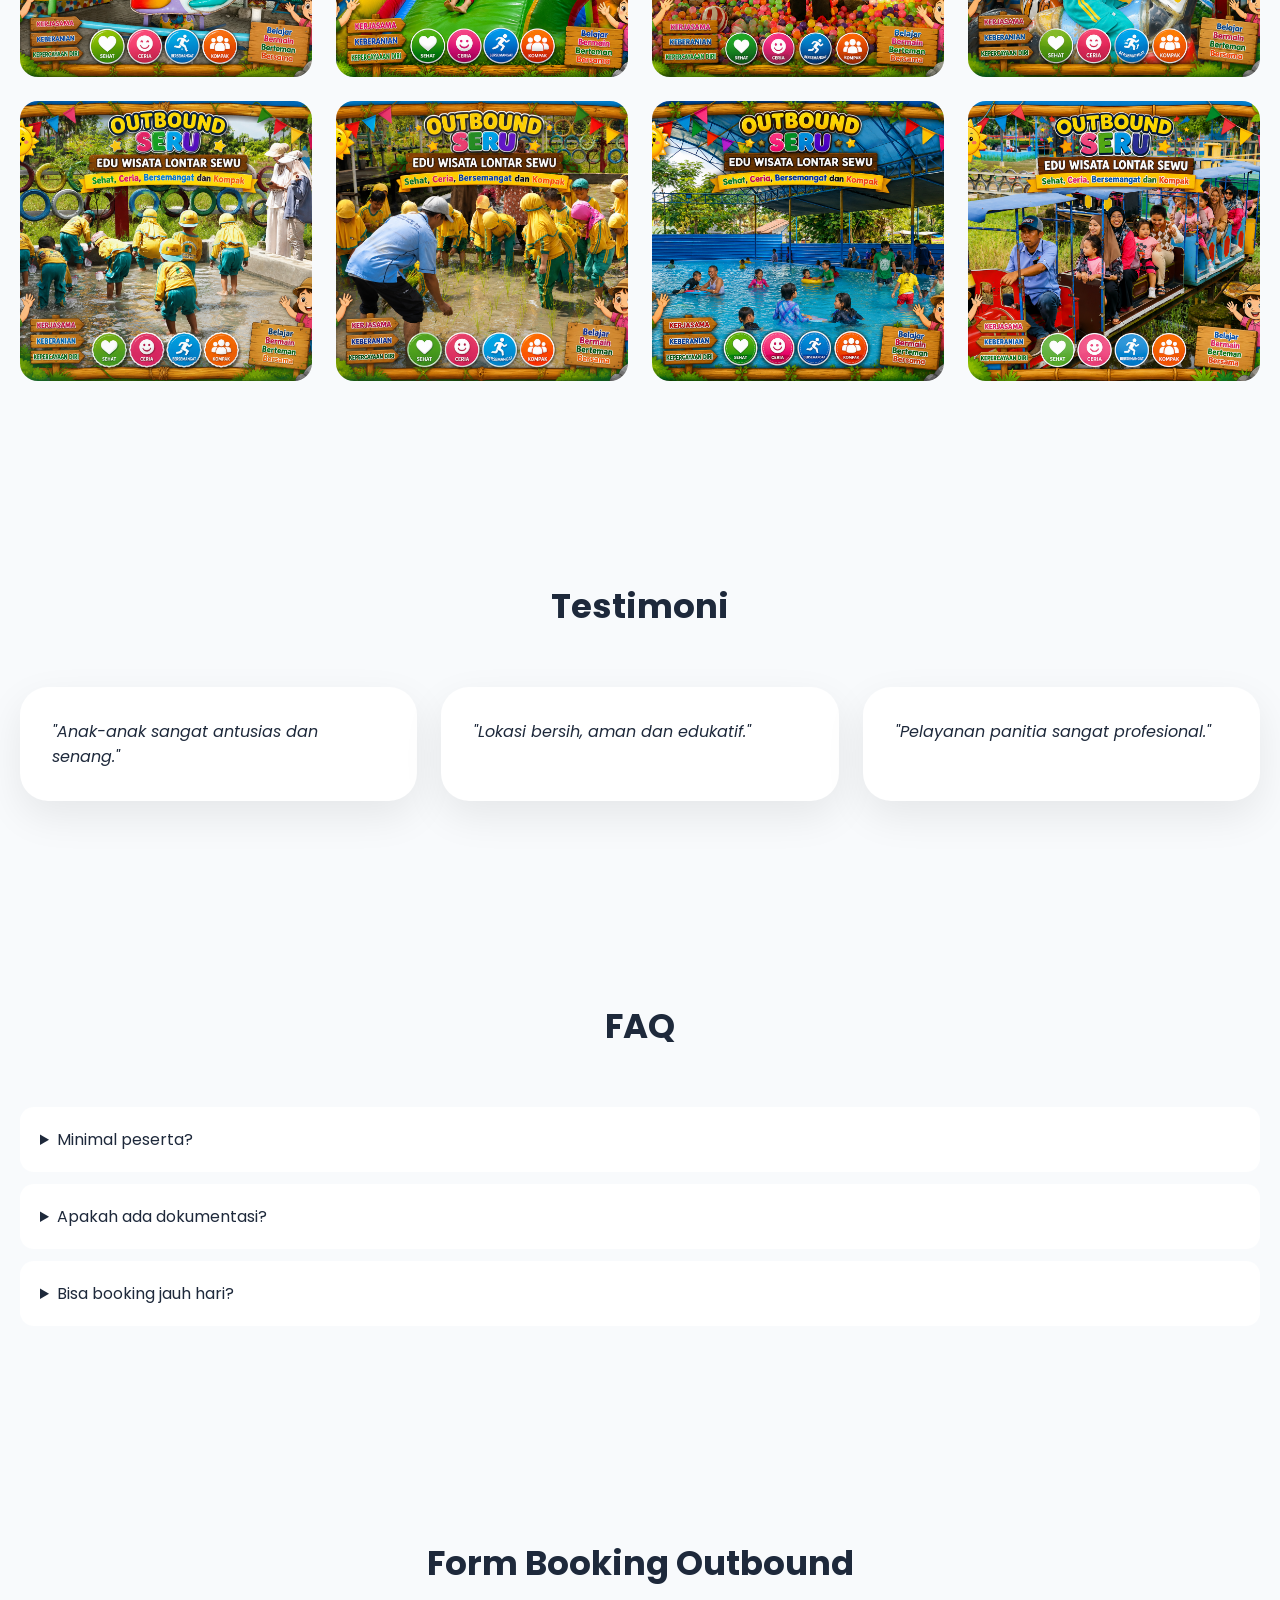
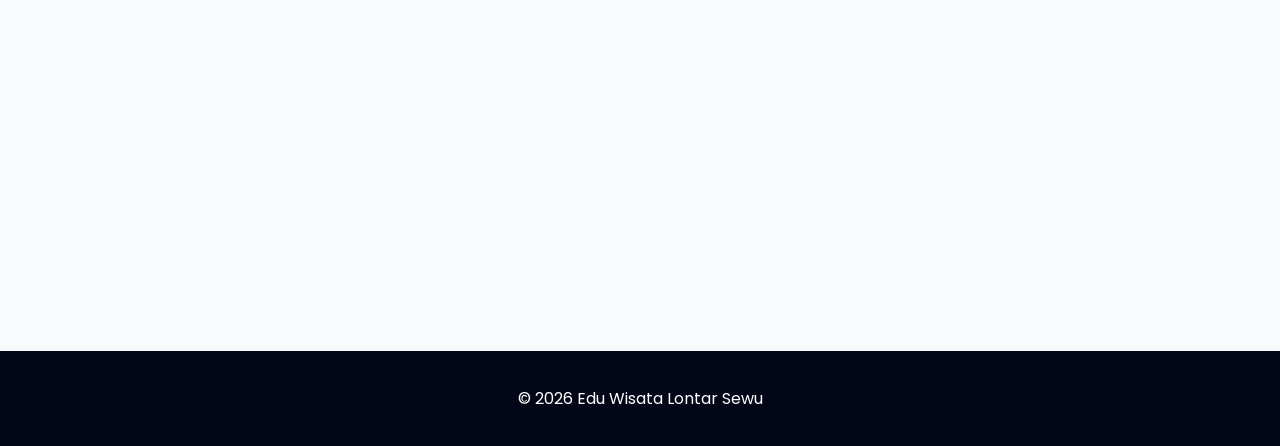
<file: index_mobile_first.html>
<!DOCTYPE html>
<html lang='id'>
<head>
<meta charset='UTF-8'>
<meta name='viewport' content='width=device-width, initial-scale=1.0'>
<title>Edu Wisata Lontar Sewu | Premium</title>
<meta name='description' content='Outbound Edukatif dan Wisata Sekolah Lontar Sewu'>
<link href='https://fonts.googleapis.com/css2?family=Poppins:wght@300;400;500;600;700;800&display=swap' rel='stylesheet'>
<style>
:root{--green:#16a34a;--navy:#081224;--gold:#fbbf24;--white:#fff;}
*{margin:0;padding:0;box-sizing:border-box;font-family:Poppins,sans-serif}
html{scroll-behavior:smooth} body{background:#f8fafc;color:#1e293b;overflow-x:hidden}
header{position:fixed;top:0;width:100%;z-index:999;background:rgba(8,18,36,.75);backdrop-filter:blur(18px);border-bottom:1px solid rgba(255,255,255,.08)}
nav{max-width:1280px;margin:auto;padding:16px 24px;display:flex;justify-content:space-between;align-items:center}
.logo{height:72px}
.menu a{color:#fff;text-decoration:none;margin:0 14px;font-weight:600}
.btn{background:var(--green);color:#fff;padding:14px 26px;border-radius:999px;text-decoration:none;font-weight:700}
.hero{height:100vh;background:linear-gradient(rgba(0,0,0,.45),rgba(0,0,0,.6)),url('gallery2.png') center/cover;display:flex;align-items:center;justify-content:center;text-align:center;color:#fff}
.hero-box{max-width:980px;padding:20px}
.badge{display:inline-block;padding:10px 18px;border-radius:999px;background:rgba(255,255,255,.15);backdrop-filter:blur(12px);margin-bottom:20px}
.hero h1{font-size:76px;line-height:1.05}
.hero p{font-size:22px;max-width:850px;margin:20px auto 35px}
section{padding:100px 20px}
.container{max-width:1280px;margin:auto}
.title{text-align:center;font-size:46px;margin-bottom:55px}
.grid{display:grid;grid-template-columns:repeat(auto-fit,minmax(260px,1fr));gap:24px}
.card{background:#fff;border-radius:28px;padding:32px;box-shadow:0 15px 40px rgba(0,0,0,.08);transition:.3s}
.card:hover{transform:translateY(-10px)}
.stats .card{text-align:center}
.stats h3{font-size:52px;color:var(--green)}
.glass{background:rgba(255,255,255,.08);backdrop-filter:blur(14px);border:1px solid rgba(255,255,255,.12)}
.package img,.gallery img{width:100%;border-radius:18px}
.gallery img{height:280px;object-fit:cover}
.timeline{display:grid;gap:20px}
.step{padding:25px;border-left:4px solid var(--green);background:white;border-radius:16px}
.cta{background:linear-gradient(135deg,var(--navy),#123)}
.cta .title,.cta p{color:#fff;text-align:center}
.testi{font-style:italic}
.faq details{background:#fff;padding:20px;border-radius:14px;margin-bottom:12px}
footer{background:#020617;color:#fff;text-align:center;padding:35px}
.wa{position:fixed;right:20px;bottom:20px;background:#25d366;color:#fff;text-decoration:none;padding:16px 24px;border-radius:999px;font-weight:700}.hero-buttons{display:flex;justify-content:center}
@media(max-width:768px){
header{background:rgba(8,18,36,.95)}
nav{padding:10px 15px}
.logo{height:42px}
.menu{display:none}
.btn{padding:12px 18px;font-size:14px}
.hero{height:auto;min-height:85vh;padding:120px 15px 40px}
.hero-box{padding:10px}
.badge{font-size:12px;padding:6px 12px;margin-bottom:12px}
.hero h1{font-size:28px;line-height:1.15;max-width:320px;margin:0 auto 18px}
.hero p{font-size:16px;line-height:1.5;max-width:340px;margin:0 auto 24px}
.title{font-size:30px}
.grid{grid-template-columns:1fr}
.wa{padding:12px 16px;font-size:14px}
}.hero h1{font-size:42px}.hero p{font-size:18px}.title{font-size:34px}}
</style>
</head>
<body>
<header><nav><img src='LOGO EWLS NEW.png' class='logo'><div class='menu'>
<a href='#paket'>Paket</a><a href='#galeri'>Galeri</a><a href='#faq'>FAQ</a><a href='#booking'>Booking</a></div>
<a class='btn' href='https://wa.me/628385903781'>WhatsApp</a></nav></header>

<section class='hero'>
<div class='hero-box'>
<div class='badge'>🌿 Edu Wisata & Outbound Sekolah</div>
<h1>Belajar, Bermain & Bertualang di Lontar Sewu</h1>
<p>Outbound edukatif untuk TK, PAUD, RA dan SD dengan Flying Fox, Waterpark dan Edukasi Pertanian.</p>
<div class="hero-buttons">
<a class="btn" href="#booking">Booking Sekarang</a>
<a class="btn" href="https://wa.me/628385903781">WhatsApp</a>
</div>
</div></section>

<section><div class='container'>
<h2 class='title'>Dipercaya Sekolah Se-Indonesia</h2>
<div class='grid stats'>
<div class='card'><h3>10.000+</h3><p>Peserta</p></div>
<div class='card'><h3>200+</h3><p>Sekolah</p></div>
<div class='card'><h3>8+</h3><p>Wahana</p></div>
<div class='card'><h3>4.9★</h3><p>Kepuasan</p></div>
</div></div></section>

<section><div class='container'>
<h2 class='title'>Keunggulan Kami</h2>
<div class='grid'>
<div class='card'>🌾 Edukasi Pertanian Interaktif</div>
<div class='card'>🪂 Flying Fox Aman</div>
<div class='card'>🏊 Waterpark Favorit Anak</div>
<div class='card'>📷 Dokumentasi Kegiatan</div>
<div class='card'>👨‍🏫 Tim Profesional</div>
<div class='card'>🌳 Lingkungan Hijau dan Luas</div>
</div></div></section>

<section id='paket'><div class='container'>
<h2 class='title'>Paket Outbound Premium</h2>
<div class='grid package'>
<div class='card'><img src='PAKET BRONZE NEW.png'><h3>Paket Bronze</h3></div>
<div class='card'><img src='PAKET SILVER NEW.png'><h3>Paket Silver</h3></div>
<div class='card'><img src='PAKET GOLD NEW.png'><h3>Paket Gold</h3></div>
</div></div></section>

<section><div class='container'>
<h2 class='title'>Alur Kegiatan</h2>
<div class='timeline'>
<div class='step'>1. Penyambutan Peserta</div>
<div class='step'>2. Ice Breaking & Fun Games</div>
<div class='step'>3. Wahana Edukatif</div>
<div class='step'>4. Dokumentasi & Penutupan</div>
</div></div></section>

<section id='galeri'><div class='container'>
<h2 class='title'>Galeri Kegiatan</h2>
<div class='grid gallery'>
<img src='gallery1.png'><img src='gallery2.png'><img src='gallery3.png'><img src='gallery4.png'>
<img src='gallery5.png'><img src='gallery6.png'><img src='gallery7.png'><img src='gallery8.png'>
<img src='gallery9.png'><img src='gallery10.png'><img src='gallery11.png'><img src='gallery12.png'>
<img src='gallery13.png'><img src='gallery14.png'><img src='gallery15.png'><img src='gallery16.png'>
<img src='gallery17.png'><img src='gallery18.png'><img src='gallery19.png'><img src='gallery20.png'>
</div></div></section>

<section><div class='container'>
<h2 class='title'>Testimoni</h2>
<div class='grid'>
<div class='card testi'>"Anak-anak sangat antusias dan senang."</div>
<div class='card testi'>"Lokasi bersih, aman dan edukatif."</div>
<div class='card testi'>"Pelayanan panitia sangat profesional."</div>
</div></div></section>

<section id='faq'><div class='container faq'>
<h2 class='title'>FAQ</h2>
<details><summary>Minimal peserta?</summary><p>Silakan hubungi admin untuk informasi terbaru.</p></details>
<details><summary>Apakah ada dokumentasi?</summary><p>Ya, tersedia dokumentasi kegiatan.</p></details>
<details><summary>Bisa booking jauh hari?</summary><p>Bisa, sangat disarankan.</p></details>
</div></section>

<section id="booking">
<div class="container">

<h2 class="title">Form Booking Outbound</h2>

<iframe
src="https://docs.google.com/forms/d/e/1FAIpQLSfVmgJ1StZoaqmdArRxFLD8uDoWAO2x-LQOTomvQwy94uAltA/viewform?embedded=true"
width="100%"
height="1800"
frameborder="0"
marginheight="0"
marginwidth="0">
Loading...
</iframe>

</div>
</section>
<footer>© 2026 Edu Wisata Lontar Sewu</footer>
<a class='wa' href='https://wa.me/628385903781'>WhatsApp</a>
<script>
</body></html>
</file>
